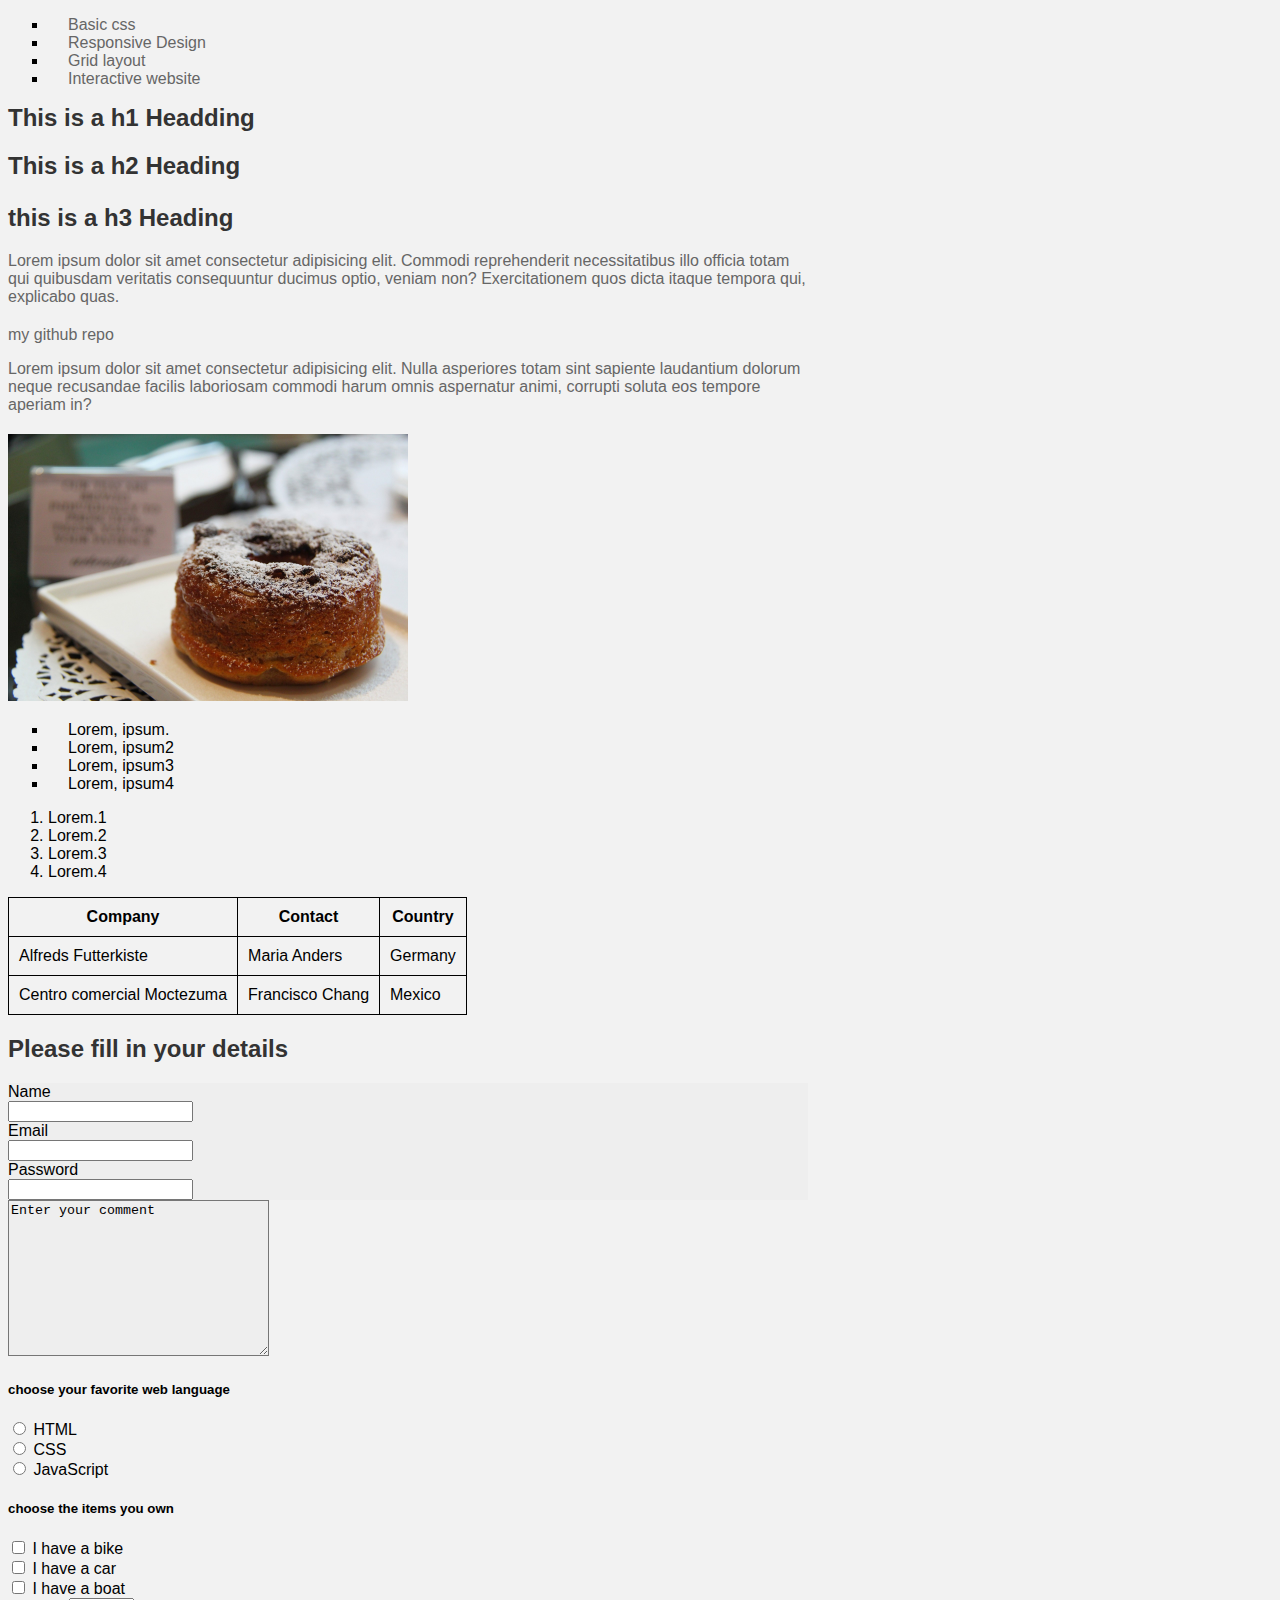
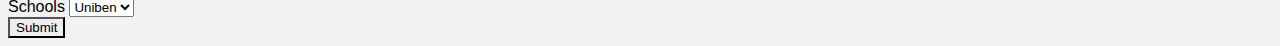
<file: index.html>
<!DOCTYPE html>
<html lang="en">

<head>
    <meta charset="UTF-8">
    <meta http-equiv="X-UA-Compatible" content="IE=edge">
    <meta name="viewport" content="width=device-width, initial-scale=1.0">
    <title>first webpage</title>
    <link rel="stylesheet" href="resources/css/style.css">
</head>

<body>
    <nav>
        <ul class="nav">
            <li><a href="./Day3/index.html"> Basic css </a></li>
            <li><a href="./Day4/index.html"> Responsive Design </a></li>
            
            <li><a href="./Day6/grid.html"> Grid layout </a></li>
            <li><a href="./Day7/index.html"> Interactive website </a></li>
        </ul>
    </nav>
    <Div>
        <h1>This is a h1 Headding</h1>
        <h2>This is a h2 Heading</h2>
        <h3>this is a h3 Heading</h3>
    </Div>

    <div class="contents">
        <p>Lorem ipsum dolor sit amet consectetur adipisicing elit. Commodi reprehenderit necessitatibus illo
            officia totam qui quibusdam veritatis consequuntur ducimus optio, veniam non? Exercitationem quos dicta
            itaque tempora qui, explicabo quas.</p>
        <a href="https://github.com/EmeksTech/Codeskills"> my github repo</a>
        <p>Lorem ipsum dolor sit amet consectetur adipisicing elit. Nulla asperiores totam sint sapiente laudantium
            dolorum neque recusandae facilis laboriosam commodi harum omnis aspernatur animi, corrupti soluta eos
            tempore aperiam in?</p>

    </div>
    <!--image section-->
    <div class="image">
        <img src="/resources/images/img-donut.jpg" alt="donut image" width="50%">

    </div>
    <!--list section-->
    <div class="list">
        <ul class="unordered list">
            <li>Lorem, ipsum.</li>
            <li>Lorem, ipsum2</li>
            <li>Lorem, ipsum3</li>
            <li>Lorem, ipsum4</li>

        </ul>
        <ol class="orderdlist">
            <li>Lorem.1</li>
            <li>Lorem.2</li>
            <li>Lorem.3</li>
            <li>Lorem.4</li>
        </ol>
    </div>
    <!--table section-->
    <div class="table">
        <table>
            <tr>
                <th>Company</th>
                <th>Contact</th>
                <th>Country</th>
            </tr>
            <tr>
                <td>Alfreds Futterkiste</td>
                <td>Maria Anders</td>
                <td>Germany</td>
            </tr>
            <tr>
                <td>Centro comercial Moctezuma</td>
                <td>Francisco Chang</td>
                <td>Mexico</td>
            </tr>
        </table>
    </div>
    <!--form section-->
    <div class="form">
        <form action="">
            <h2>Please fill in your details</h2>
            <div class="form-group">
                <label for="name">Name</label> <br>
                <input type="text" name="name" id="name"> <br>
            </div>
            <div class="form-group">
                <label for="email">Email </label><br>
                <input type="email" name="email" id="email"><br>
            </div>
            <div class="form-group">
            <label for="password">Password</label><br>
            <input type="password" name="password" id="Password"><br>
        </div>
    </div>
    <textarea name="comment" id="comment" cols="30" rows="10">Enter your comment</textarea><br>
    <div class="radio">
        <h5>choose your favorite web language</h5>
        <input type="radio" id="html" name="fav_language" value="HTML">
        <label for="html">HTML</label><br>
        <input type="radio" id="css" name="fav_language" value="CSS">
        <label for="css">CSS</label><br>
        <input type="radio" id="javascript" name="fav_language" value="JavaScript">
        <label for="javascript">JavaScript</label>
    </div>
    <div class="checkbox">
        <h5>choose the items you own</h5>
        <input type="checkbox" id="vehicle1" name="vehicle1" value="Bike">
        <label for="vehicle1"> I have a bike</label><br>
        <input type="checkbox" id="vehicle2" name="vehicle2" value="Car">
        <label for="vehicle2"> I have a car</label><br>
        <input type="checkbox" id="vehicle3" name="vehicle3" value="Boat">
        <label for="vehicle3"> I have a boat</label>
    </div>
    <div class="selection">
        <label for="schools">Schools</label>
        <select name="schools" id="schools">
            <option value="Uniben">Uniben</option>
            <option value="Unizik">Unizik</option>
            <option value="Unilag">Unilag</option>
        </select>
    </div>
    <input class="button" type="submit" value="Submit">
    </form>
    </div>



</body>

</html>
</file>
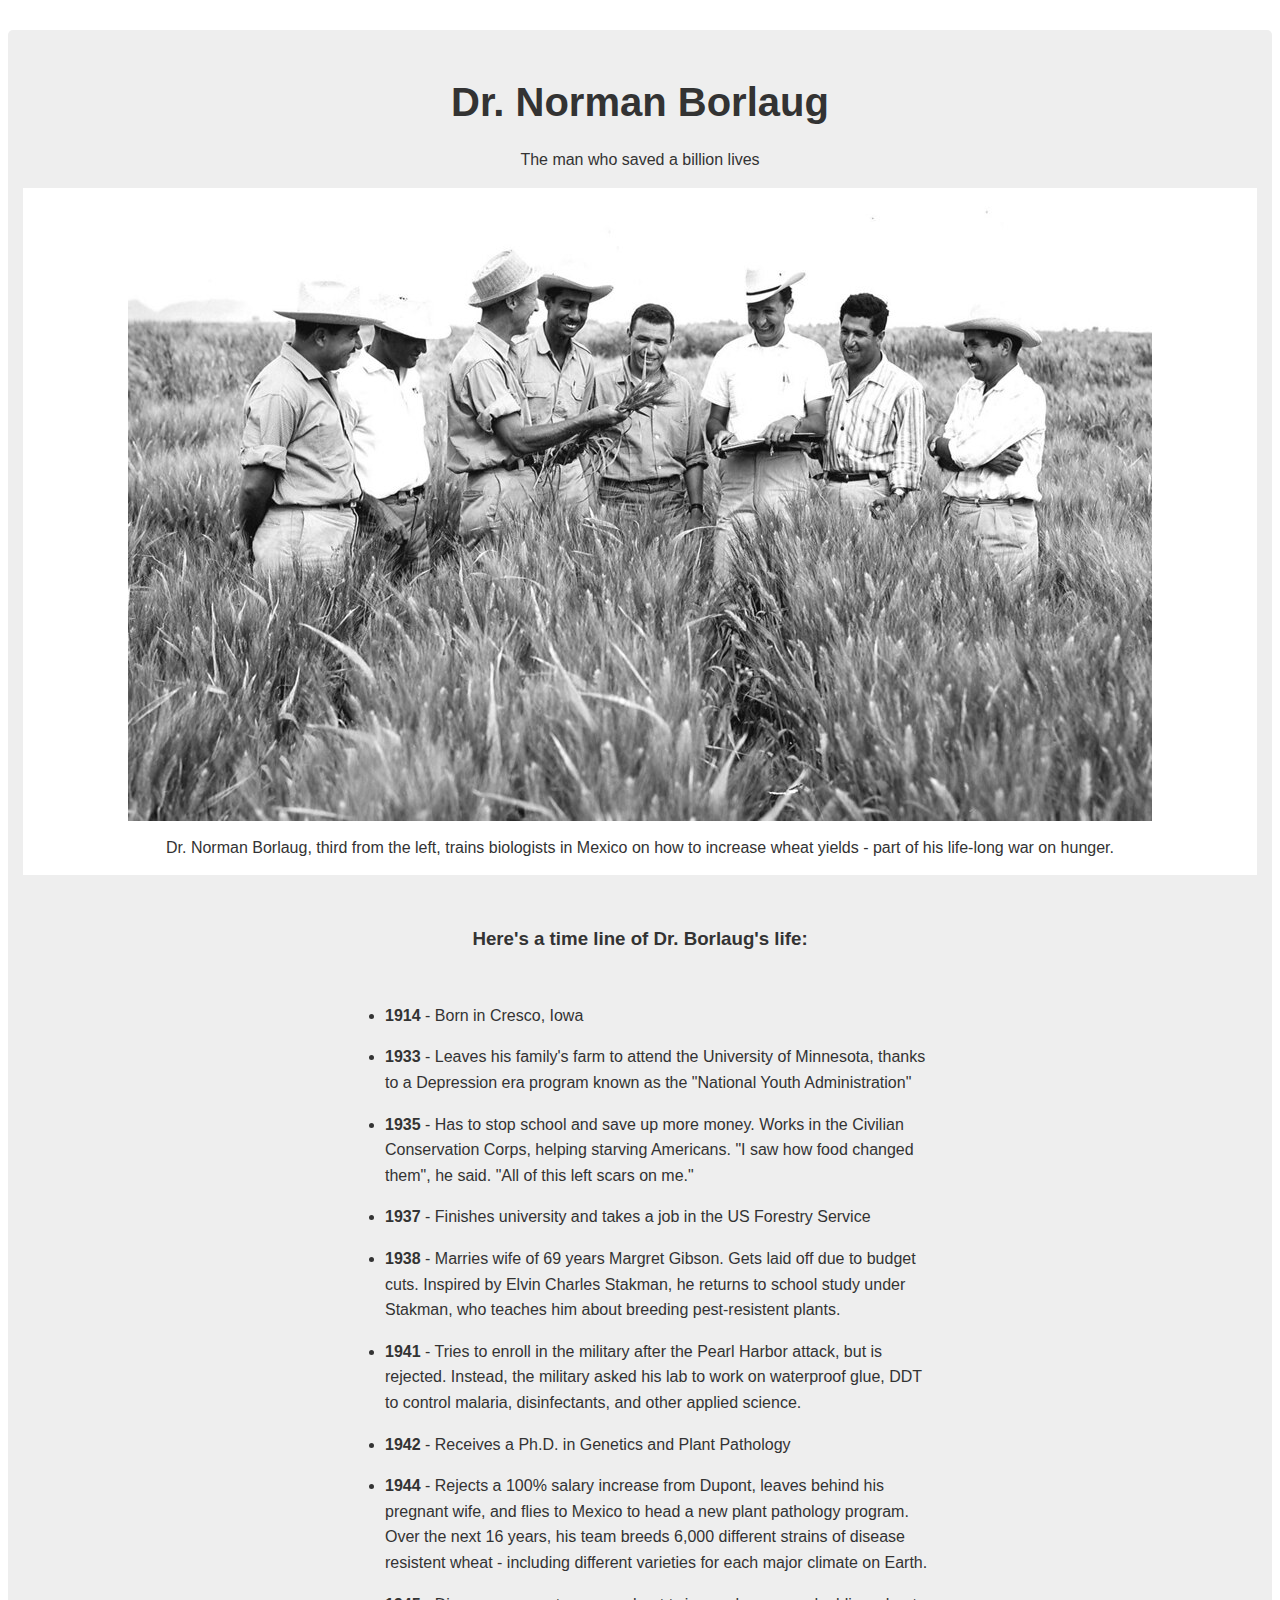
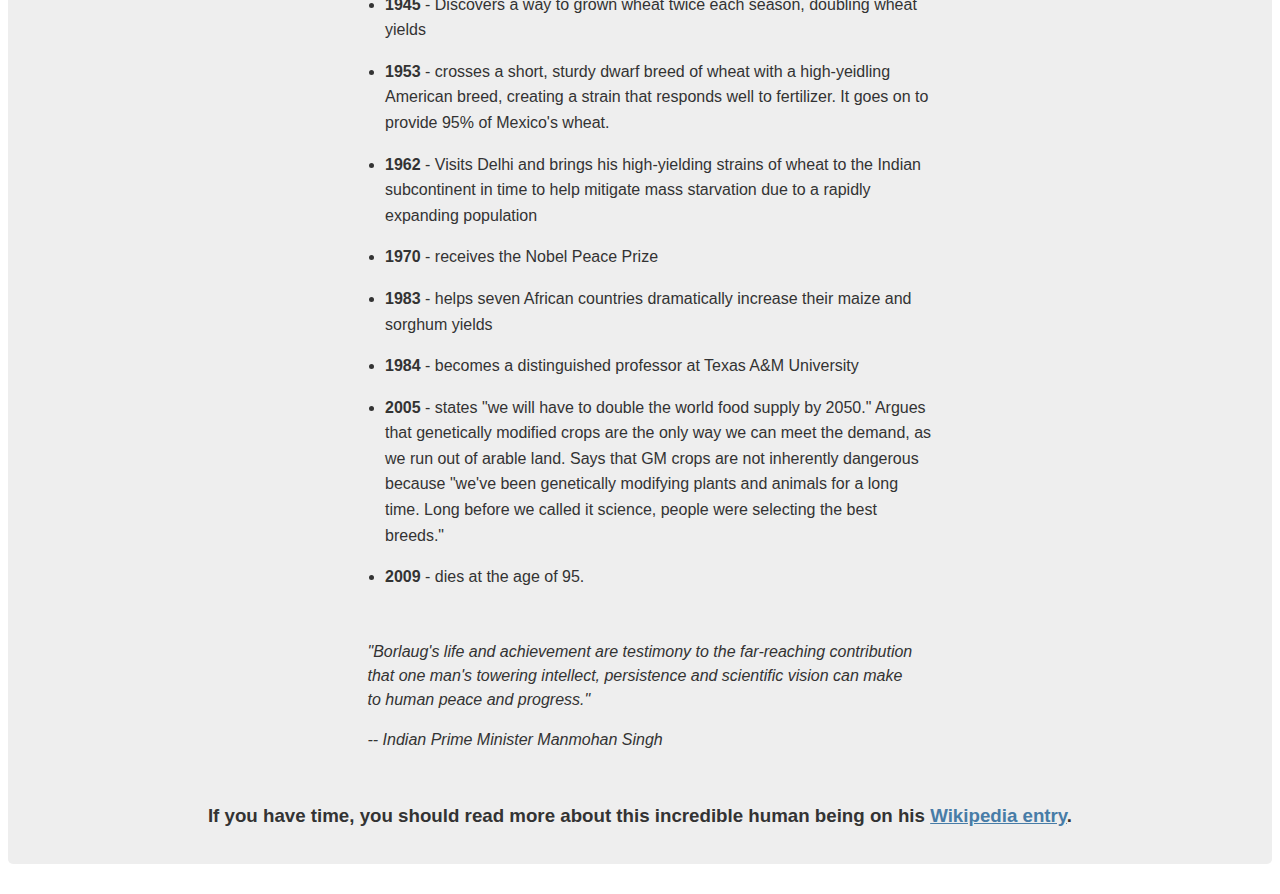
<file: Day3/index.html>
<!DOCTYPE html>
<html lang="en">

<head>
    <meta charset="UTF-8">
    <meta name="viewport" content="width=device-width, initial-scale=1.0">
    <link rel="stylesheet" href="resources/css/style.css" />
</head>

<body>
    <main id="main">
        <h1 id="title">Dr. Norman Borlaug</h1>
        <p>The man who saved a billion lives</p>
        <figure id="img-div">
            <img id="image" src="resources/images/image1.jpg"
                alt="Dr. Norman Borlaug standing with friends in the farm" />
            <figcaption id="img-caption">
                Dr. Norman Borlaug, third from the left, trains biologists in Mexico
                on how to increase wheat yields - part of his life-long war on hunger.
            </figcaption>
        </figure>
        <section id="tribute-info">
            <h3 id="headline">Here's a time line of Dr. Borlaug's life:</h3>
            <ul>
                <li><strong>1914</strong> - Born in Cresco, Iowa</li>
                <li>
                    <strong>1933</strong> - Leaves his family's farm to attend the
                    University of Minnesota, thanks to a Depression era program known as
                    the "National Youth Administration"
                </li>
                <li>
                    <strong>1935</strong> - Has to stop school and save up more money.
                    Works in the Civilian Conservation Corps, helping starving
                    Americans. "I saw how food changed them", he said. "All of this left
                    scars on me."
                </li>
                <li>
                    <strong>1937</strong> - Finishes university and takes a job in the
                    US Forestry Service
                </li>
                <li>
                    <strong>1938</strong> - Marries wife of 69 years Margret Gibson.
                    Gets laid off due to budget cuts. Inspired by Elvin Charles Stakman,
                    he returns to school study under Stakman, who teaches him about
                    breeding pest-resistent plants.
                </li>
                <li>
                    <strong>1941</strong> - Tries to enroll in the military after the
                    Pearl Harbor attack, but is rejected. Instead, the military asked
                    his lab to work on waterproof glue, DDT to control malaria,
                    disinfectants, and other applied science.
                </li>
                <li>
                    <strong>1942</strong> - Receives a Ph.D. in Genetics and Plant
                    Pathology
                </li>
                <li>
                    <strong>1944</strong> - Rejects a 100% salary increase from Dupont,
                    leaves behind his pregnant wife, and flies to Mexico to head a new
                    plant pathology program. Over the next 16 years, his team breeds
                    6,000 different strains of disease resistent wheat - including
                    different varieties for each major climate on Earth.
                </li>
                <li>
                    <strong>1945</strong> - Discovers a way to grown wheat twice each
                    season, doubling wheat yields
                </li>
                <li>
                    <strong>1953</strong> - crosses a short, sturdy dwarf breed of wheat
                    with a high-yeidling American breed, creating a strain that responds
                    well to fertilizer. It goes on to provide 95% of Mexico's wheat.
                </li>
                <li>
                    <strong>1962</strong> - Visits Delhi and brings his high-yielding
                    strains of wheat to the Indian subcontinent in time to help mitigate
                    mass starvation due to a rapidly expanding population
                </li>
                <li><strong>1970</strong> - receives the Nobel Peace Prize</li>
                <li>
                    <strong>1983</strong> - helps seven African countries dramatically
                    increase their maize and sorghum yields
                </li>
                <li>
                    <strong>1984</strong> - becomes a distinguished professor at Texas
                    A&M University
                </li>
                <li>
                    <strong>2005</strong> - states "we will have to double the world
                    food supply by 2050." Argues that genetically modified crops are the
                    only way we can meet the demand, as we run out of arable land. Says
                    that GM crops are not inherently dangerous because "we've been
                    genetically modifying plants and animals for a long time. Long
                    before we called it science, people were selecting the best breeds."
                </li>
                <li><strong>2009</strong> - dies at the age of 95.</li>
            </ul>
            <blockquote
                cite="http://news.rediff.com/report/2009/sep/14/pm-pays-tribute-to-father-of-green-revolution-borlaug.htm">
                <p>
                    "Borlaug's life and achievement are testimony to the far-reaching
                    contribution that one man's towering intellect, persistence and
                    scientific vision can make to human peace and progress."
                </p>
                <cite>-- Indian Prime Minister Manmohan Singh</cite>
            </blockquote>
            <h3>
                If you have time, you should read more about this incredible human
                being on his
                <a id="tribute-link" href="https://en.wikipedia.org/wiki/Norman_Borlaug" target="_blank">Wikipedia
                    entry</a>.
            </h3>
        </section>
    </main>
</body>

</html>
</file>
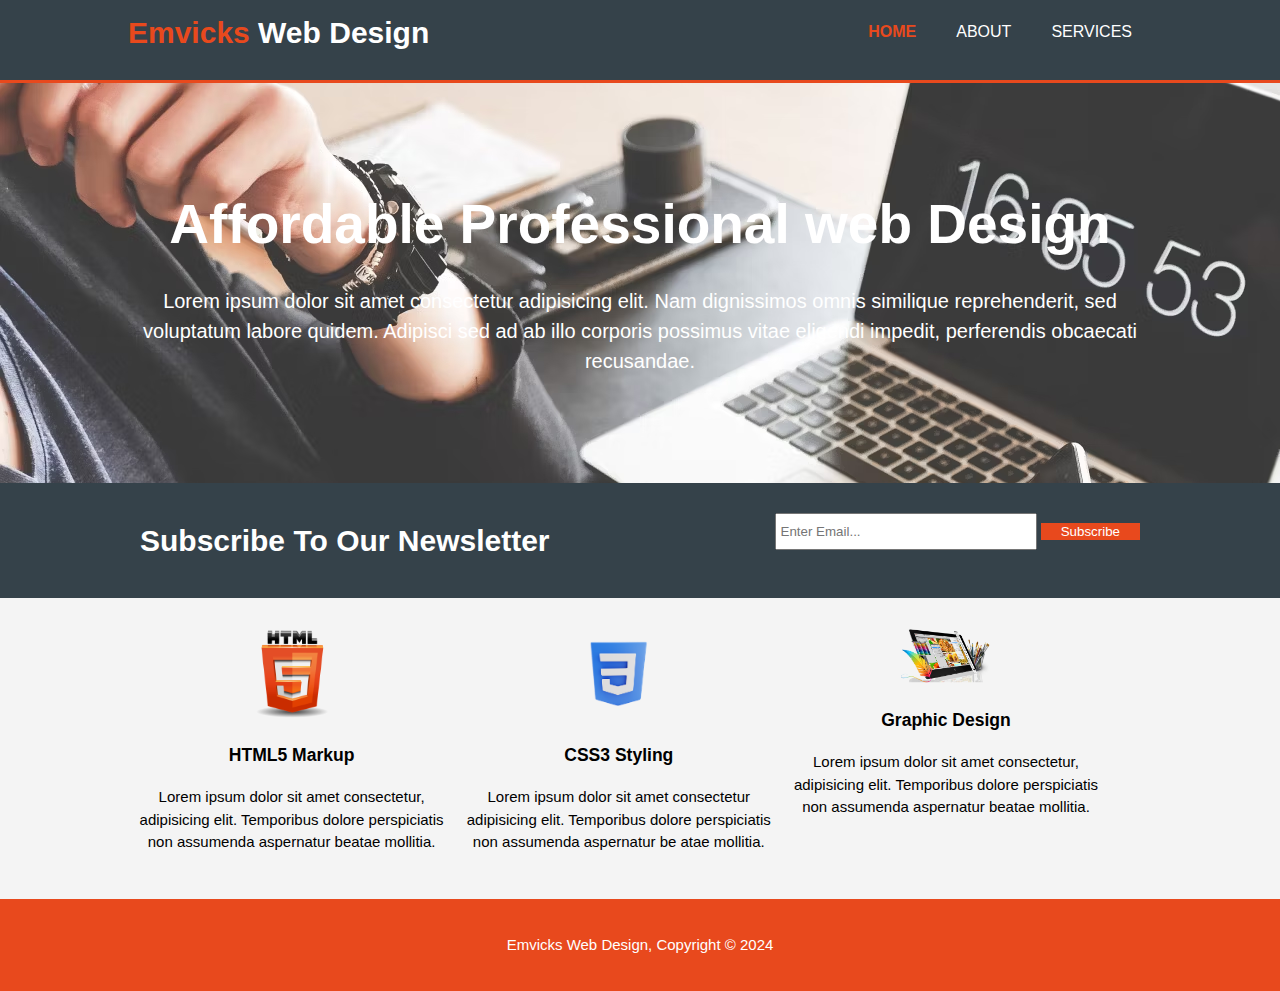
<file: Day4/index.html>
<!DOCTYPE html>
<html lang="en">

<head>
    <meta charset="UTF-8">
    <meta name="viewport" content="width=device-width, initial-scale=1.0">
    <meta name="description" content="Professional Web Developer" />
    <meta name="keywords" content="Professional Web Design,  Web Design, Responsive Web Design" />
    <meta name="author" content="Emeka Okafor" />
    <title>Responsive WebSite</title>
    <link rel="stylesheet" href="./css/style.css" />
</head>

<body>
    <header>
        <div class="container">
            <div id="branding">
                <h1><span class="highlight">Emvicks</span> Web Design</h1>
            </div>
            <nav>
                <ul>
                    <li class="current"><a href="index.html">Home</a></li>
                    <li><a href="about.html">About</a></li>
                    <li><a href="services.html">Services</a></li>
                </ul>
            </nav>
        </div>
    </header>
    <section id="showcase">
        <div class="container">
            <h1>Affordable Professional web Design</h1>
            <p>Lorem ipsum dolor sit amet consectetur adipisicing elit. Nam dignissimos omnis similique reprehenderit,
                sed voluptatum labore quidem. Adipisci sed ad ab illo corporis possimus vitae eligendi impedit,
                perferendis obcaecati recusandae.</p>
        </div>
    </section>
    <section id="newsletter">
        <div class="container">
            <h1>Subscribe To Our Newsletter</h1>
            <form action="">
                <input type="email" name="email" id="email" placeholder="Enter Email...">
                <button type="submit" class="btn">Subscribe</button>
            </form>
        </div>
    </section>
    <section id="boxes">
        <div class="container">
            <div class="box">
                <img src="./images/htmllogo.png" alt="html logo">
                <h3>HTML5 Markup</h3>
                <p>Lorem ipsum dolor sit amet consectetur, adipisicing elit. Temporibus dolore perspiciatis non
                    assumenda aspernatur beatae mollitia.</p>
            </div>
            <div class="box">
                <img src="./images/CSS.png" alt="css logo">
                <h3>CSS3 Styling</h3>
                <p>Lorem ipsum dolor sit amet consectetur adipisicing elit. Temporibus dolore perspiciatis non assumenda
                    aspernatur be atae mollitia.</p>


            </div>
            <div class="box">
                <img src="./images/Design.png" alt="design logo">
                <h3>Graphic Design</h3>
                <p>Lorem ipsum dolor sit amet consectetur, adipisicing elit. Temporibus dolore perspiciatis non
                    assumenda aspernatur beatae mollitia.</p>
            </div>
        </div>
    </section>
    <footer>
        <p> Emvicks Web Design, Copyright &copy; 2024 </p>
    </footer>
</body>

</html>
</file>
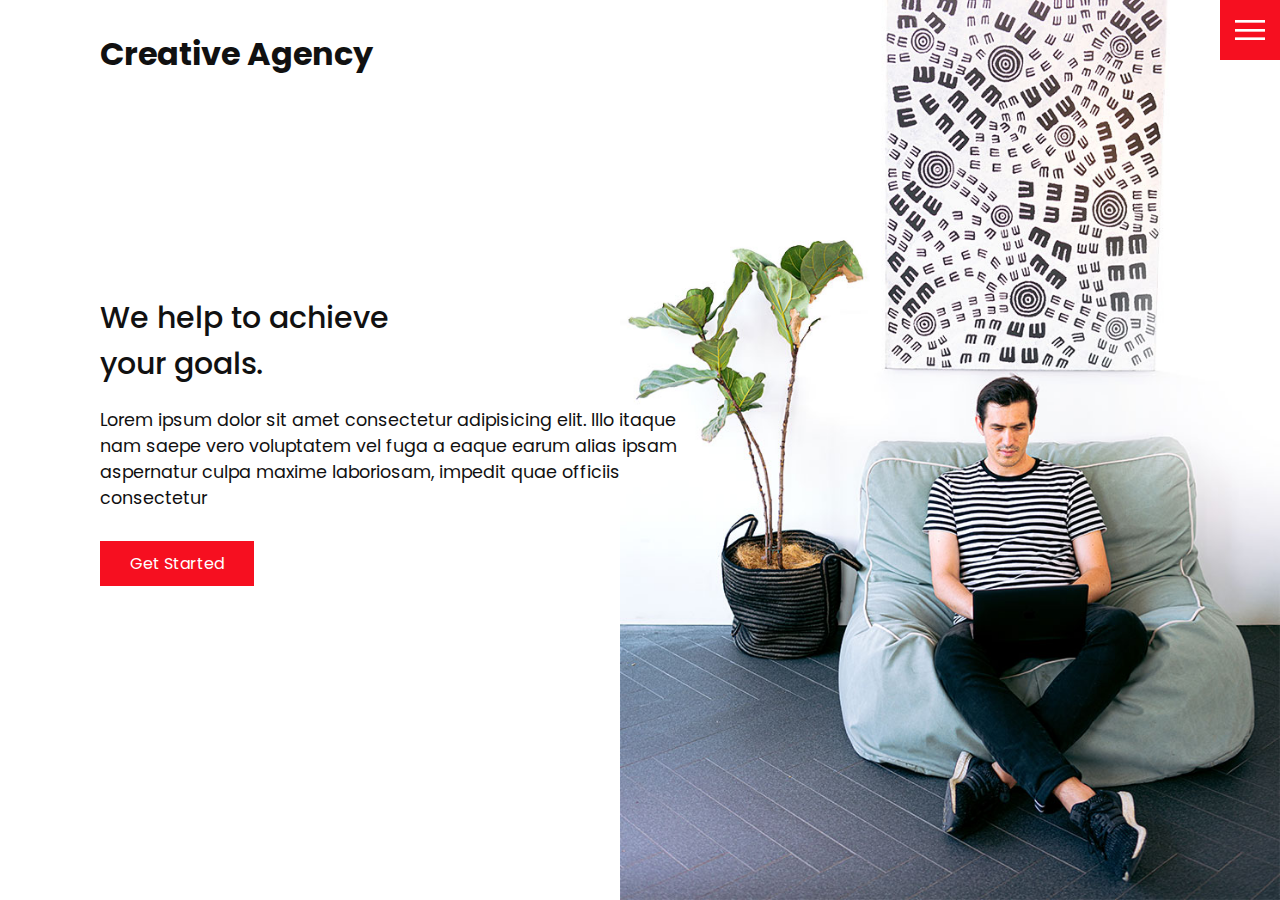
<file: Day7/index.html>
<!DOCTYPE html>
<html lang="en">
<head>
    <meta charset="UTF-8">
    <meta name="viewport" content="width=device-width, initial-scale=1.0">
    <title>Creactive Agency site</title>
    <link rel="stylesheet" href="./css/style.css">
</head>
<body>
    <header>
        <div class="logo">Creative Agency</div>
        <div class="toggle"></div>
        <div class="navigation">
          <ul>
            <li><a href="index.html">Home</a></li>
            <li><a href="services.html">Services</a></li>
            <li><a href="work.html">Work</a></li>
            <li><a href="contact.html">Contact</a></li>
          </ul>
          <div class="social-bar">
            <ul>
              <li>
                <a href="https://facebook.com">
                  <img src="images/facebook.png" target="_blank" alt="" />
                </a>
              </li>
              <li>
                <a href="https://twitter.com">
                  <img src="images/twitter.png" target="_blank" alt="" />
                </a>
              </li>
              <li>
                <a href="https://instagram.com">
                  <img src="images/instagram.png" target="_blank" alt="" />
                </a>
              </li>
            </ul>
            <a href="mailto:you@email.com" class="email-icon">
              <img src="images/email.png" alt="" />
            </a>
          </div>
        </div>
      </header>
  
      <section class="home">
        <img src="images/home-img.jpg" class="home-img" alt="" />
        <div class="home-content">
          <h1>
            We help to achieve <br />
            your goals.
          </h1>
          <p>
            Lorem ipsum dolor sit amet consectetur adipisicing elit. Illo itaque
            nam saepe vero voluptatem vel fuga a eaque earum alias ipsam
            aspernatur culpa maxime laboriosam, impedit quae officiis consectetur
          </p>
          <a href="contact.html" class="btn">Get Started</a>
        </div>
      </section>
  
      <script src="js/script.js"></script>
    
</body>
</html>
</file>
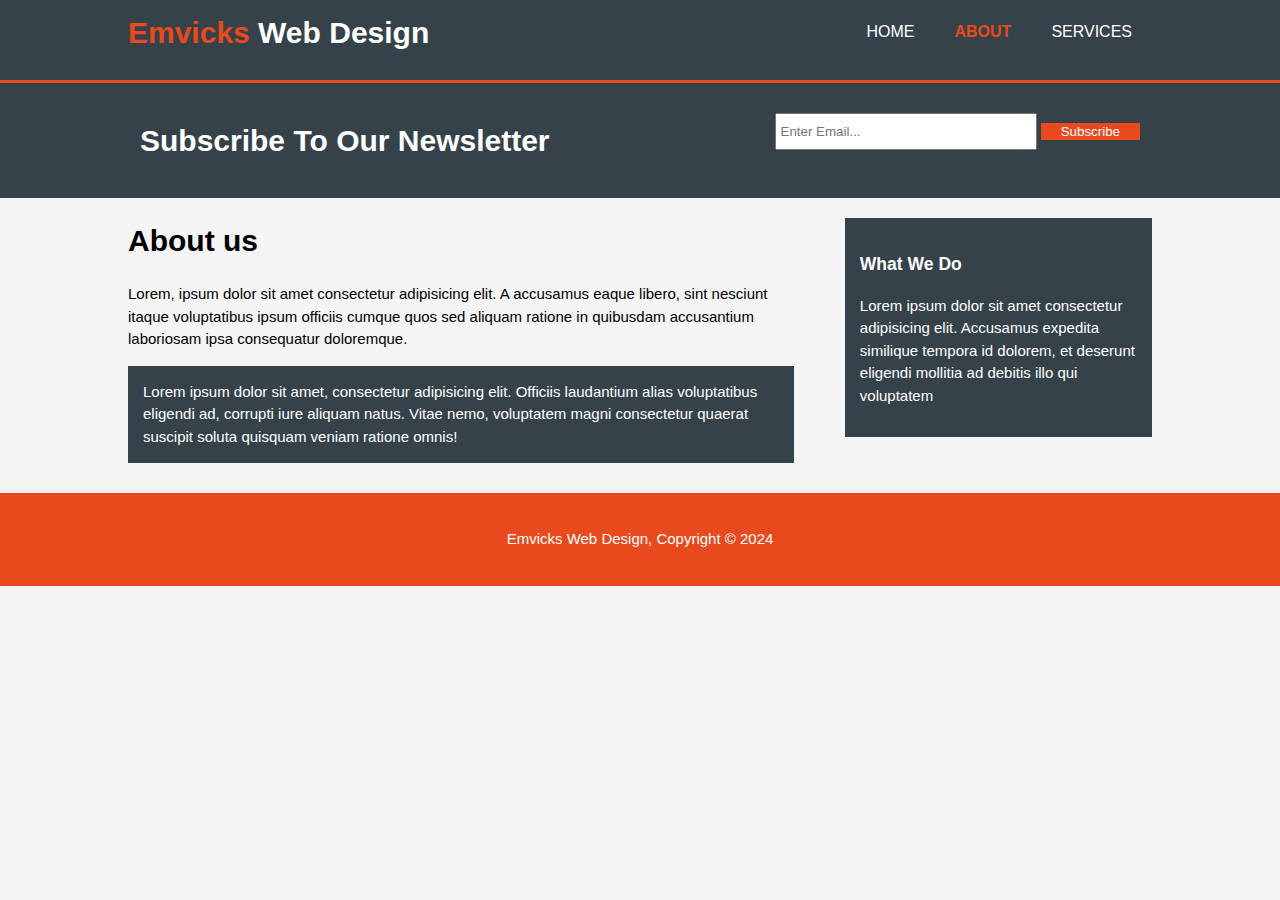
<file: Day4/about.html>
<!DOCTYPE html>
<html lang="en">

<head>
    <meta charset="UTF-8">
    <meta name="viewport" content="width=device-width, initial-scale=1.0">
    <meta name="description" content="Professional Web Developer" />
    <meta name="keywords" content="Professional Web Design,  Web Design, Responsive Web Design" />
    <meta name="author" content="Emeka Okafor" />
    <title>Responsive WebSite| About</title>
    <link rel="stylesheet" href="./css/style.css" />
</head>

<body>
    <header>
        <div class="container">
            <div id="branding">
                <h1><span class="highlight">Emvicks</span> Web Design</h1>
            </div>
            <nav>
                <ul>
                    <li><a href="index.html">Home</a></li>
                    <li class="current"><a href="about.html">About</a></li>
                    <li><a href="services.html">Services</a></li>
                </ul>
            </nav>
        </div>
    </header>

    <section id="newsletter">
        <div class="container">
            <h1>Subscribe To Our Newsletter</h1>
            <form action="">
                <input type="email" name="email" id="email" placeholder="Enter Email...">
                <button type="submit" class="btn">Subscribe</button>
            </form>
        </div>
    </section>
    <section id="main ">
        <div class="container">
            <article id="main-col">
                <h1 class="page-title">About us</h1>
                <p>Lorem, ipsum dolor sit amet consectetur adipisicing elit. A accusamus eaque libero, sint nesciunt itaque voluptatibus ipsum officiis cumque quos sed aliquam ratione in quibusdam accusantium laboriosam ipsa consequatur doloremque.</p>
                <p class="dark">Lorem ipsum dolor sit amet, consectetur adipisicing elit. Officiis laudantium alias voluptatibus eligendi ad, corrupti iure aliquam natus. Vitae nemo, voluptatem magni consectetur quaerat suscipit soluta quisquam veniam ratione omnis!</p>

            </article>
            <aside id="sidebar">
                <div class="dark">
                <h3>What We Do</h3>
                <p>Lorem ipsum dolor sit amet consectetur adipisicing elit. Accusamus expedita similique tempora id dolorem, et deserunt eligendi mollitia ad debitis illo qui voluptatem </p>
            </div>
            </aside>
        </div>
    </section>
    <footer>
        <p> Emvicks Web Design, Copyright &copy; 2024 </p>
    </footer>
</body>

</html>
</file>
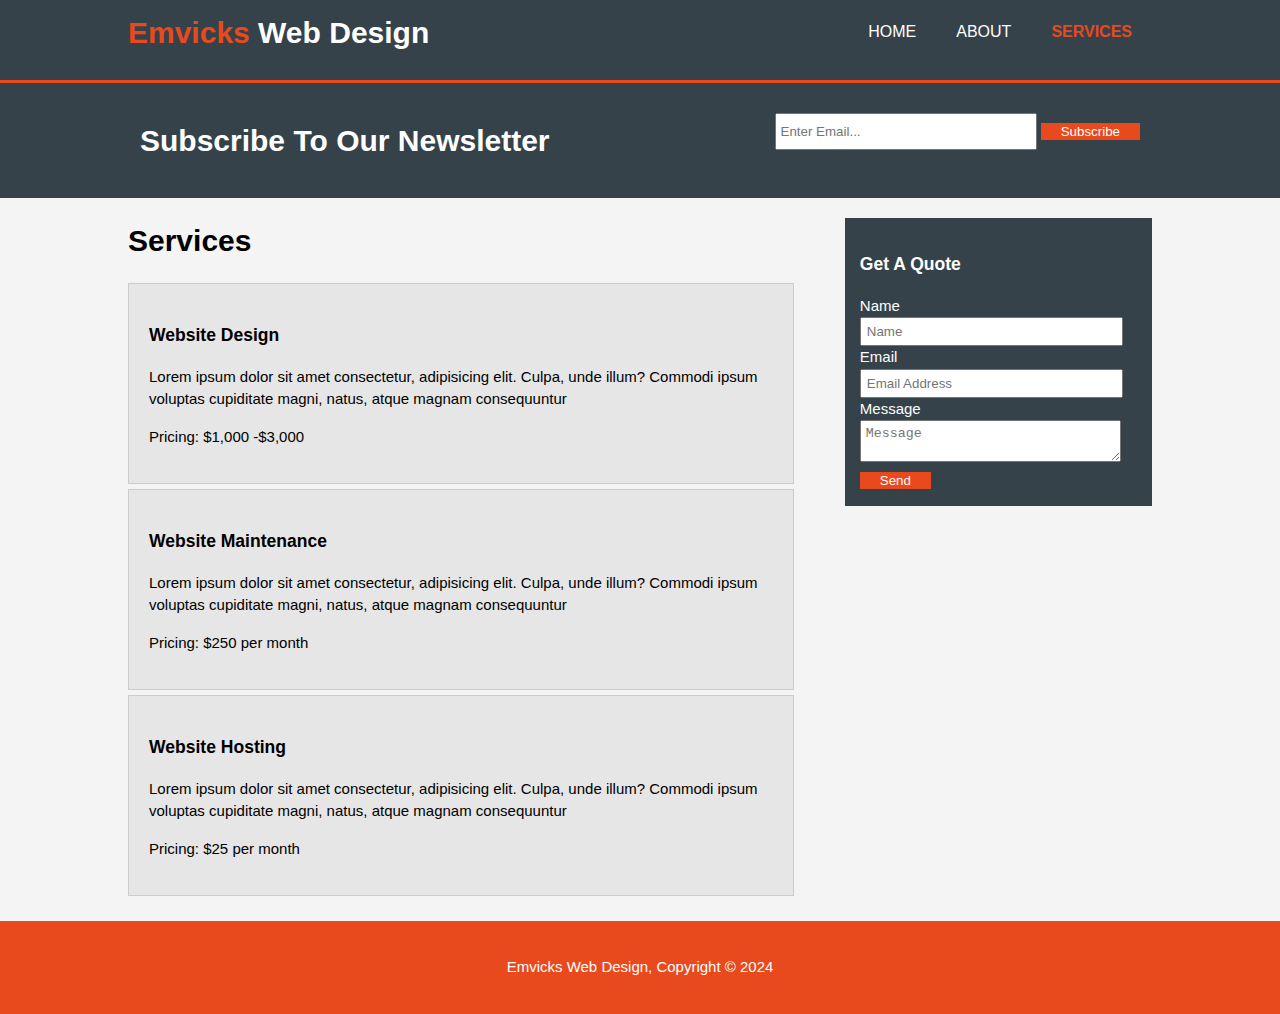
<file: Day4/services.html>
<!DOCTYPE html>
<html lang="en">

<head>
    <meta charset="UTF-8">
    <meta name="viewport" content="width=device-width, initial-scale=1.0">
    <meta name="description" content="Professional Web Developer" />
    <meta name="keywords" content="Professional Web Design,  Web Design, Responsive Web Design" />
    <meta name="author" content="Emeka Okafor" />
    <title>Responsive WebSite| Services</title>
    <link rel="stylesheet" href="./css/style.css" />
</head>

<body>
    <header>
        <div class="container">
            <div id="branding">
                <h1><span class="highlight">Emvicks</span> Web Design</h1>
            </div>
            <nav>
                <ul>
                    <li><a href="index.html">Home</a></li>
                    <li ><a href="about.html">About</a></li>
                    <li  class="current"><a href="services.html">Services</a></li>
                </ul>
            </nav>
        </div>
    </header>

    <section id="newsletter">
        <div class="container">
            <h1>Subscribe To Our Newsletter</h1>
            <form action="">
                <input type="email" name="email" id="email" placeholder="Enter Email...">
                <button type="submit" class="btn">Subscribe</button>
            </form>
        </div>
    </section>
    <section id="main ">
        <div class="container">
            <article id="main-col">
                <h1 class="page-title">Services</h1>
                <ul id="services">
                    <li>
                        <h3>Website Design</h3>
                        <p>Lorem ipsum dolor sit amet consectetur, adipisicing elit. Culpa, unde illum? Commodi ipsum voluptas cupiditate magni, natus, atque magnam consequuntur </p>
                        <p>Pricing: $1,000 -$3,000</p>
                    </li> <li>
                        <h3>Website Maintenance</h3>
                        <p>Lorem ipsum dolor sit amet consectetur, adipisicing elit. Culpa, unde illum? Commodi ipsum voluptas cupiditate magni, natus, atque magnam consequuntur </p>
                        <p>Pricing: $250 per month</p>
                    </li> <li>
                        <h3>Website Hosting</h3>
                        <p>Lorem ipsum dolor sit amet consectetur, adipisicing elit. Culpa, unde illum? Commodi ipsum voluptas cupiditate magni, natus, atque magnam consequuntur </p>
                        <p>Pricing: $25 per month</p>
                    </li>
                </ul>
            </article>
            <aside id="sidebar">
                <div class="dark">
                <h3>Get A Quote</h3>
                <form action="" class="quote">
                <div>
                    <label for="name">Name</label>
                    <input type="text" placeholder="Name">
                </div>
                <div>
                    <label for="email">Email</label>
                    <input type="email" placeholder="Email Address">
                </div>
                <div>
                    <label for="message">Message</label>
                    <textarea name="message" placeholder="Message"></textarea>
                </div>
                <button class="btn" type="submit">Send</button>
                
                </form>
            </div>
            </aside>
        </div>
    </section>
    <footer>
        <p> Emvicks Web Design, Copyright &copy; 2024 </p>
    </footer>
</body>

</html>
</file>
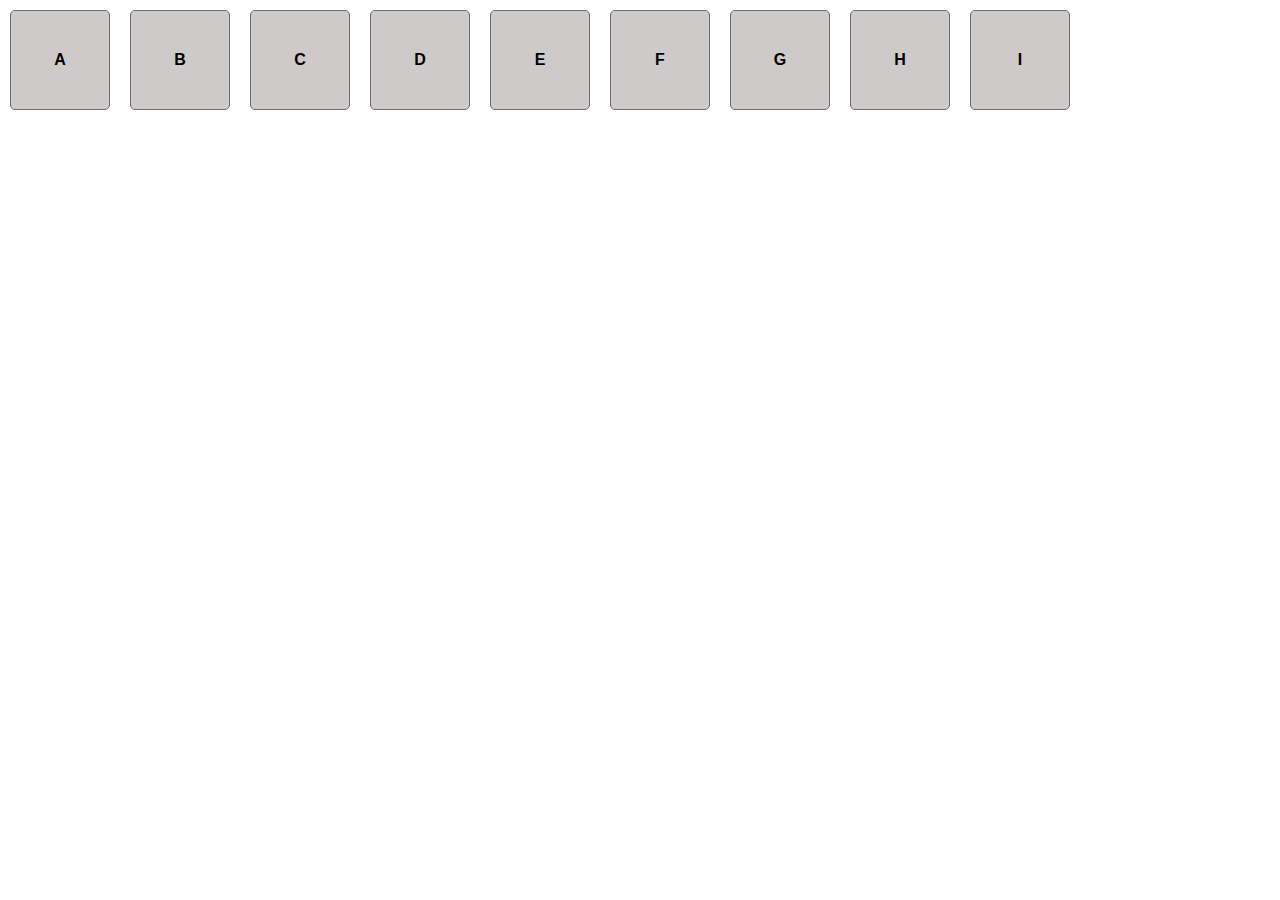
<file: Day5/layout1.html>
<!DOCTYPE html>
<html lang="en">

<head>
    <meta charset="UTF-8">
    <meta name="viewport" content="width=device-width, initial-scale=1.0">
    <title>Flexbox layouts</title>
    <link rel="stylesheet" href="style.css">

</head>

<body>
    <div class="flex-container">
        <div class="item">A</div>
        <div class="item">B</div>
        <div class="item">C</div>
        <div class="item">D</div>
        <div class="item">E</div>
        <div class="item">F</div>
        <div class="item">G</div>
        <div class="item">H</div>
        <div class="item">I</div>
    </div>
</body>

</html>
</file>
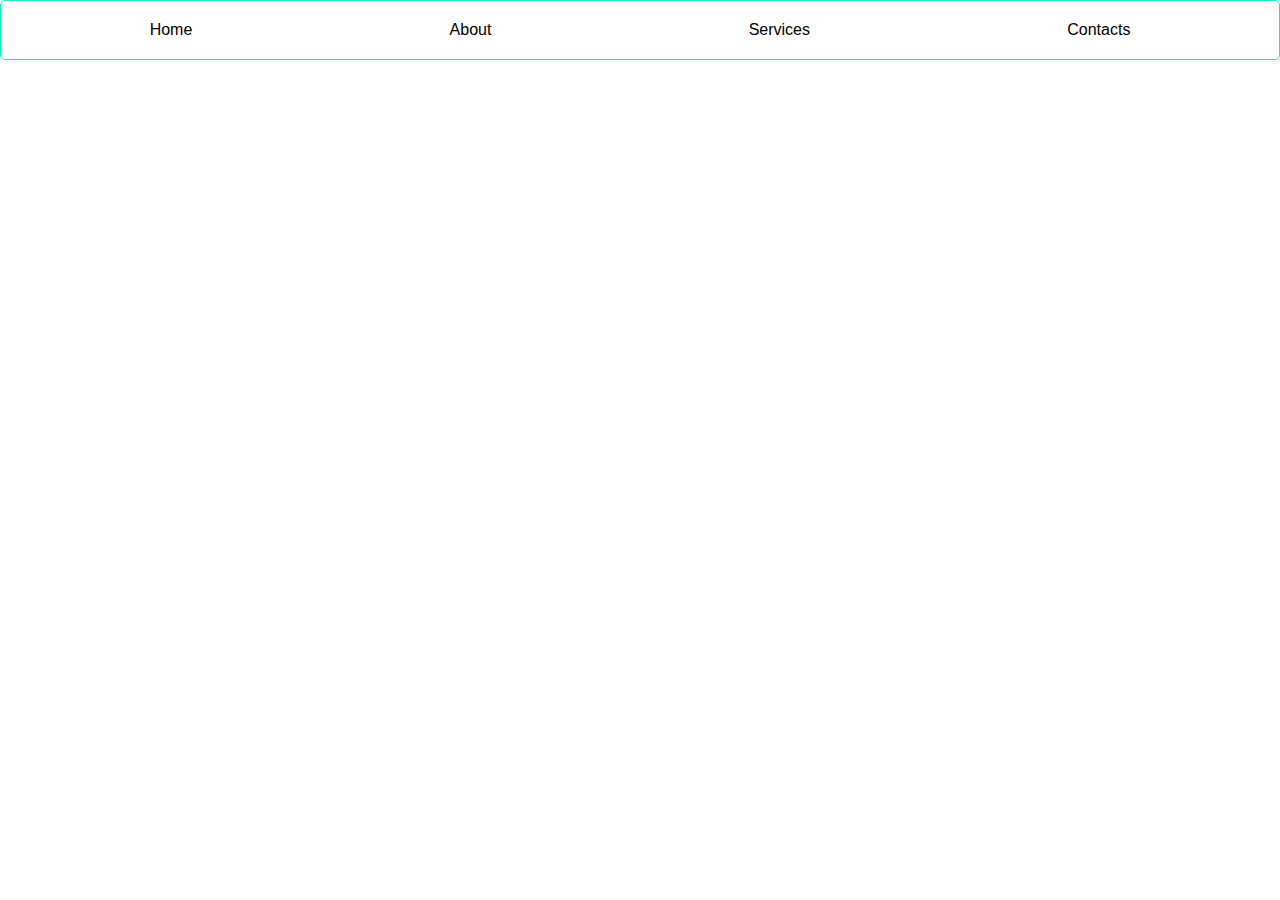
<file: Day5/layout2.html>
<!DOCTYPE html>
<html lang="en">
<head>
    <meta charset="UTF-8">
    <meta name="viewport" content="width=device-width, initial-scale=1.0">
    <title>Flexbox layouts</title>
    <link rel="stylesheet" href="style.css">
    
</head>
<body>
    <div >
        <nav>
            <ul>
                <li>Home</li>
                <li>About</li>
                <li>Services</li>
                <li>Contacts</li>
            </ul>
        </nav>
    </div>
    
</body>
</html>
</file>
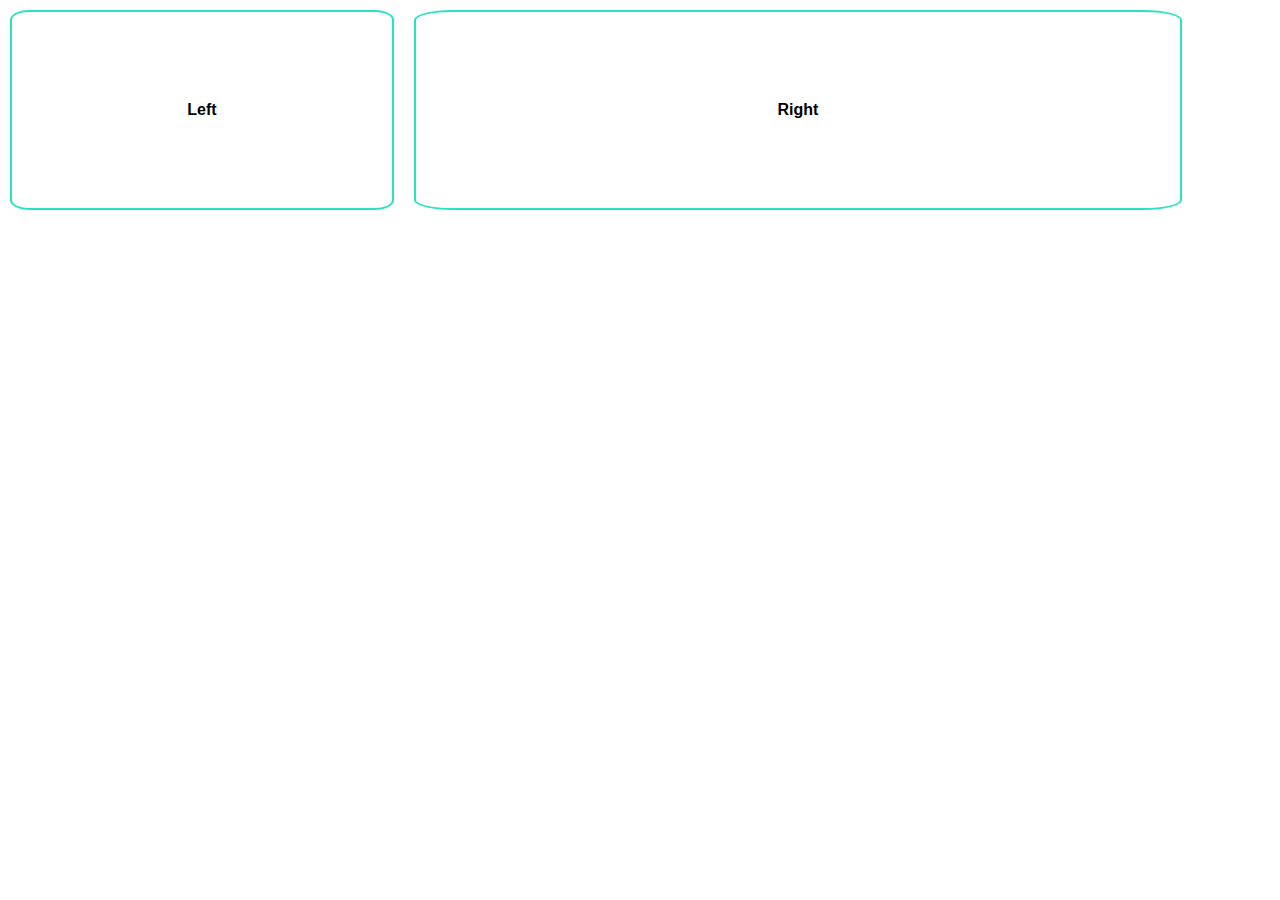
<file: Day5/layout3.html>
<!DOCTYPE html>
<html lang="en">
<head>
    <meta charset="UTF-8">
    <meta name="viewport" content="width=device-width, initial-scale=1.0">
    <title>Flexbox layouts</title>
    <link rel="stylesheet" href="style.css">
    
</head>
<body>
    <div class="flex-container">
        <div class="sidebar">Left</div>
        <div class="sidebar">Right</div>
    </div>
</body>
</html>
</file>
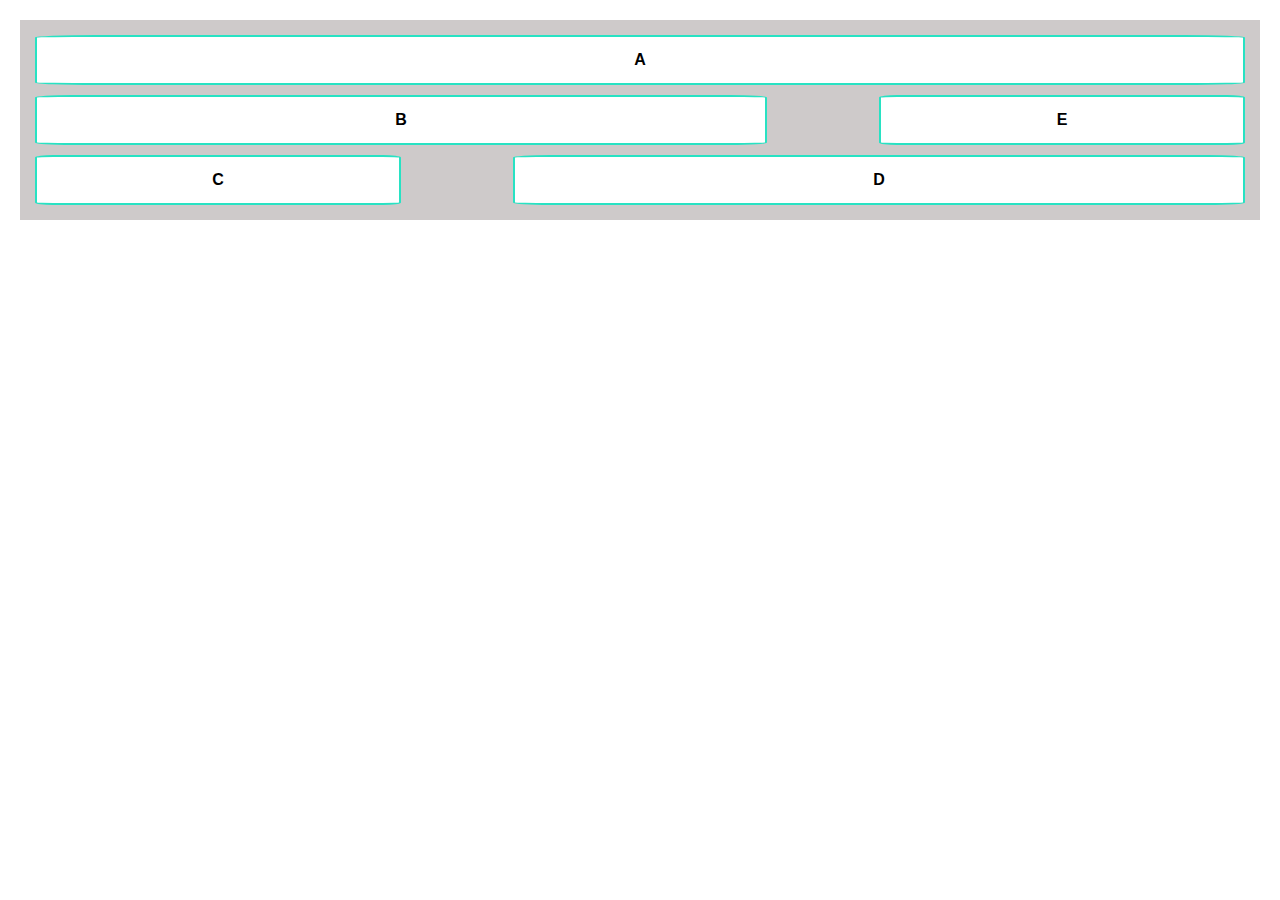
<file: Day5/layout4.html>
<!DOCTYPE html>
<html lang="en">
<head>
    <meta charset="UTF-8">
    <meta name="viewport" content="width=device-width, initial-scale=1.0">
    <title>Flexbox layouts</title>
    <link rel="stylesheet" href="style.css">
    
</head>
<body>
    <div class="flex-container">
        <div class="card">
            <div class="box">A</div>
            <div class="box">B</div>
            <div class="box">C</div>
            <div class="box">D</div>
            <div class="box">E</div>
        </div>
    </div>
    
</body>
</html>
</file>
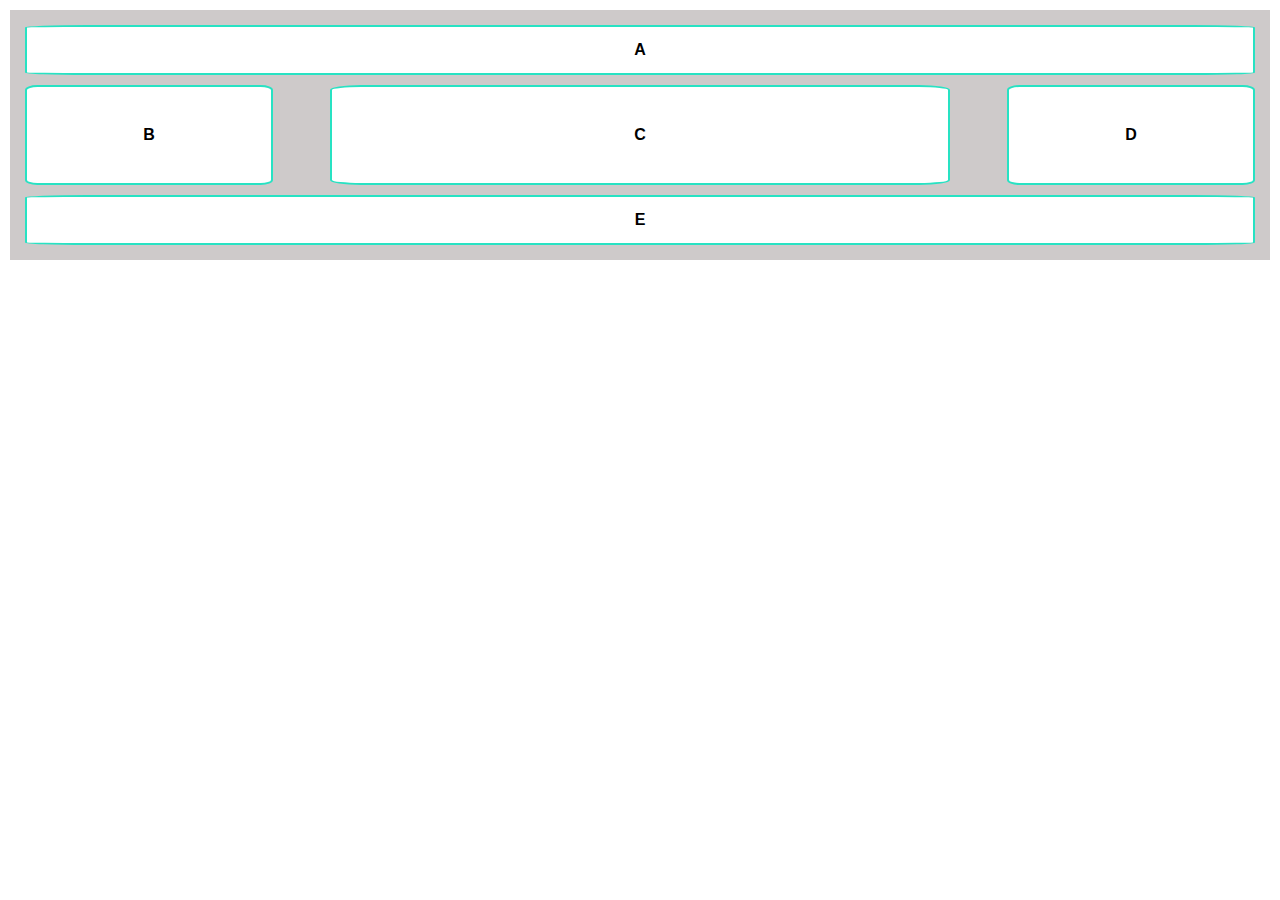
<file: Day5/layout5.html>
<!DOCTYPE html>
<html lang="en">
<head>
    <meta charset="UTF-8">
    <meta name="viewport" content="width=device-width, initial-scale=1.0">
    <title>Flexbox layouts</title>
    <link rel="stylesheet" href="style.css">
    
</head>
<body>
    <div class="flex-container">
        <div class="holy-grail">
            <div class="box">A</div>
            <div class="box">B</div>
            <div class="box">C</div>
            <div class="box">D</div>
            <div class="box">E</div>
        </div>
    </div>
</body>
</html>
</file>
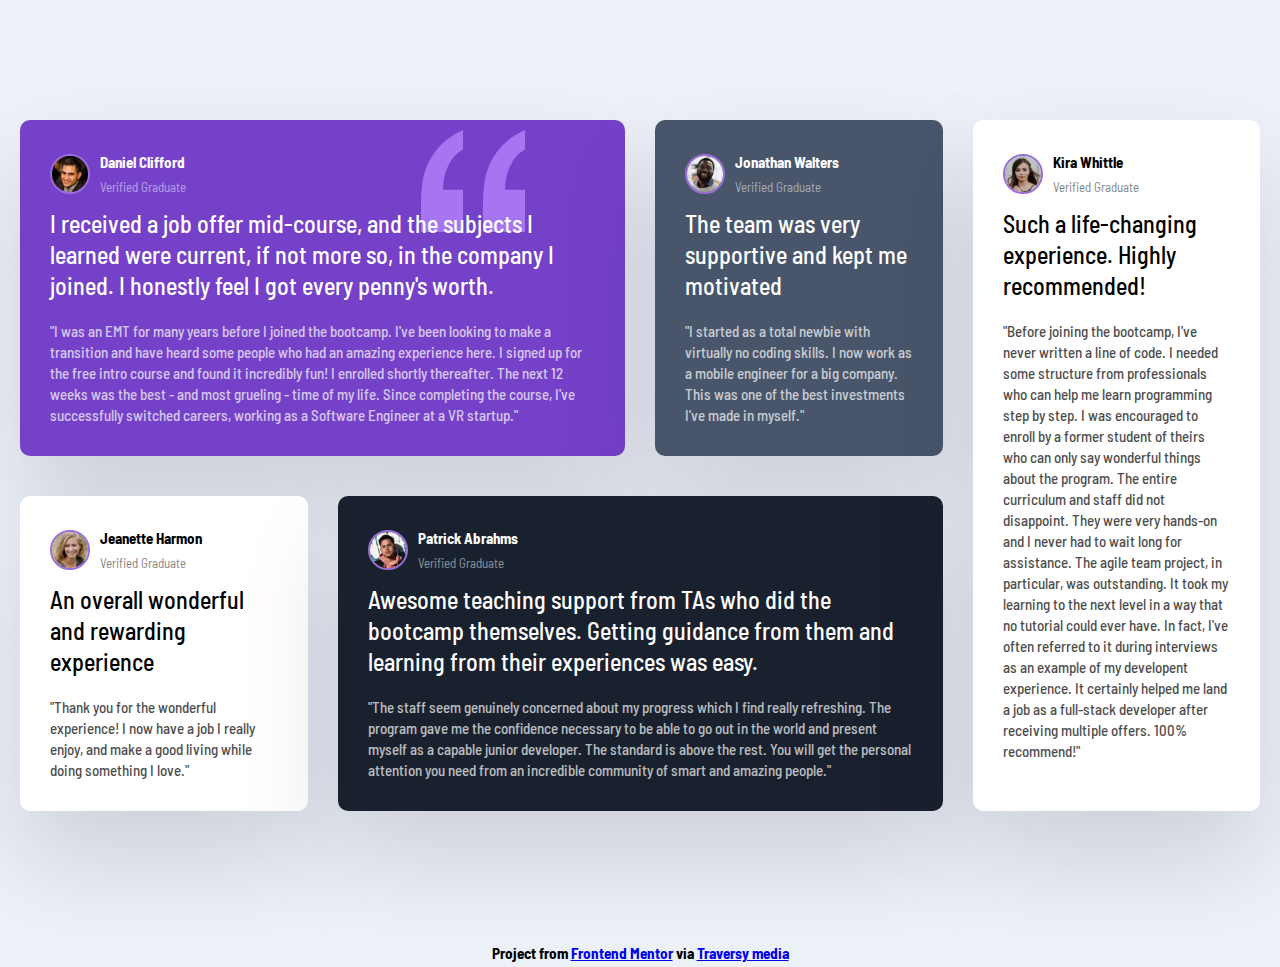
<file: Day6/grid.html>
<!DOCTYPE html>
<html lang="en">
<head>
    <meta charset="UTF-8">
    <meta name="viewport" content="width=device-width, initial-scale=1.0">
    <title>css grid</title>
    <link rel="stylesheet" href="style.css">
</head>
<body>
    <div class="testimonials">
        <div class="card card--bg-purple">
          <header class="card__header">
            <img src="images/image-daniel.jpg" class="card__img" alt="" />
            <div>
              <h3>Daniel Clifford</h3>
              <p>Verified Graduate</p>
            </div>
          </header>
          <p class="card__lead">
            I received a job offer mid-course, and the subjects I learned were
            current, if not more so, in the company I joined. I honestly feel I
            got every penny's worth.
          </p>
          <p class="card__quote">
            "I was an EMT for many years before I joined the bootcamp. I've been
            looking to make a transition and have heard some people who had an
            amazing experience here. I signed up for the free intro course and
            found it incredibly fun! I enrolled shortly thereafter. The next 12
            weeks was the best - and most grueling - time of my life. Since
            completing the course, I've successfully switched careers, working as
            a Software Engineer at a VR startup."
          </p>
        </div>
  
        <div class="card card--bg-gray-blue">
          <header class="card__header">
            <img src="images/image-jonathan.jpg" class="card__img" alt="" />
            <div>
              <h3>Jonathan Walters</h3>
              <p>Verified Graduate</p>
            </div>
          </header>
          <p class="card__lead">
            The team was very supportive and kept me motivated
          </p>
          <p class="card__quote">
            "I started as a total newbie with virtually no coding skills. I now
            work as a mobile engineer for a big company. This was one of the best
            investments I've made in myself."
          </p>
        </div>
  
        <div class="card">
          <header class="card__header">
            <img src="images/image-jeanette.jpg" class="card__img" alt="" />
            <div>
              <h3>Jeanette Harmon</h3>
              <p>Verified Graduate</p>
            </div>
          </header>
          <p class="card__lead">An overall wonderful and rewarding experience</p>
          <p class="card__quote">
            "Thank you for the wonderful experience! I now have a job I really
            enjoy, and make a good living while doing something I love."
          </p>
        </div>
  
        <div class="card card--bg-black-blue">
          <header class="card__header">
            <img src="images/image-patrick.jpg" class="card__img" alt="" />
            <div>
              <h3>Patrick Abrahms</h3>
              <p>Verified Graduate</p>
            </div>
          </header>
          <p class="card__lead">
            Awesome teaching support from TAs who did the bootcamp themselves.
            Getting guidance from them and learning from their experiences was
            easy.
          </p>
          <p class="card__quote">
            "The staff seem genuinely concerned about my progress which I find
            really refreshing. The program gave me the confidence necessary to be
            able to go out in the world and present myself as a capable junior
            developer. The standard is above the rest. You will get the personal
            attention you need from an incredible community of smart and amazing
            people."
          </p>
        </div>
  
        <div class="card">
          <header class="card__header">
            <img src="images/image-kira.jpg" class="card__img" alt="" />
            <div>
              <h3>Kira Whittle</h3>
              <p>Verified Graduate</p>
            </div>
          </header>
          <p class="card__lead">
            Such a life-changing experience. Highly recommended!
          </p>
          <p class="card__quote">
            "Before joining the bootcamp, I've never written a line of code. I
            needed some structure from professionals who can help me learn
            programming step by step. I was encouraged to enroll by a former
            student of theirs who can only say wonderful things about the program.
            The entire curriculum and staff did not disappoint. They were very
            hands-on and I never had to wait long for assistance. The agile team
            project, in particular, was outstanding. It took my learning to the
            next level in a way that no tutorial could ever have. In fact, I've
            often referred to it during interviews as an example of my developent
            experience. It certainly helped me land a job as a full-stack
            developer after receiving multiple offers. 100% recommend!"
          </p>
        </div>
      </div>
  
      <footer>
        <h3>
          Project from
          <a
            href="https://www.frontendmentor.io/challenges/testimonials-grid-section-Nnw6J7Un7"
            >Frontend Mentor</a> via <a href="https://www.youtube.com/watch?v=0xMQfnTU6oo>" >Traversy media</a>
          
        </h3>
      </footer>

    
</body>
</html>
</file>
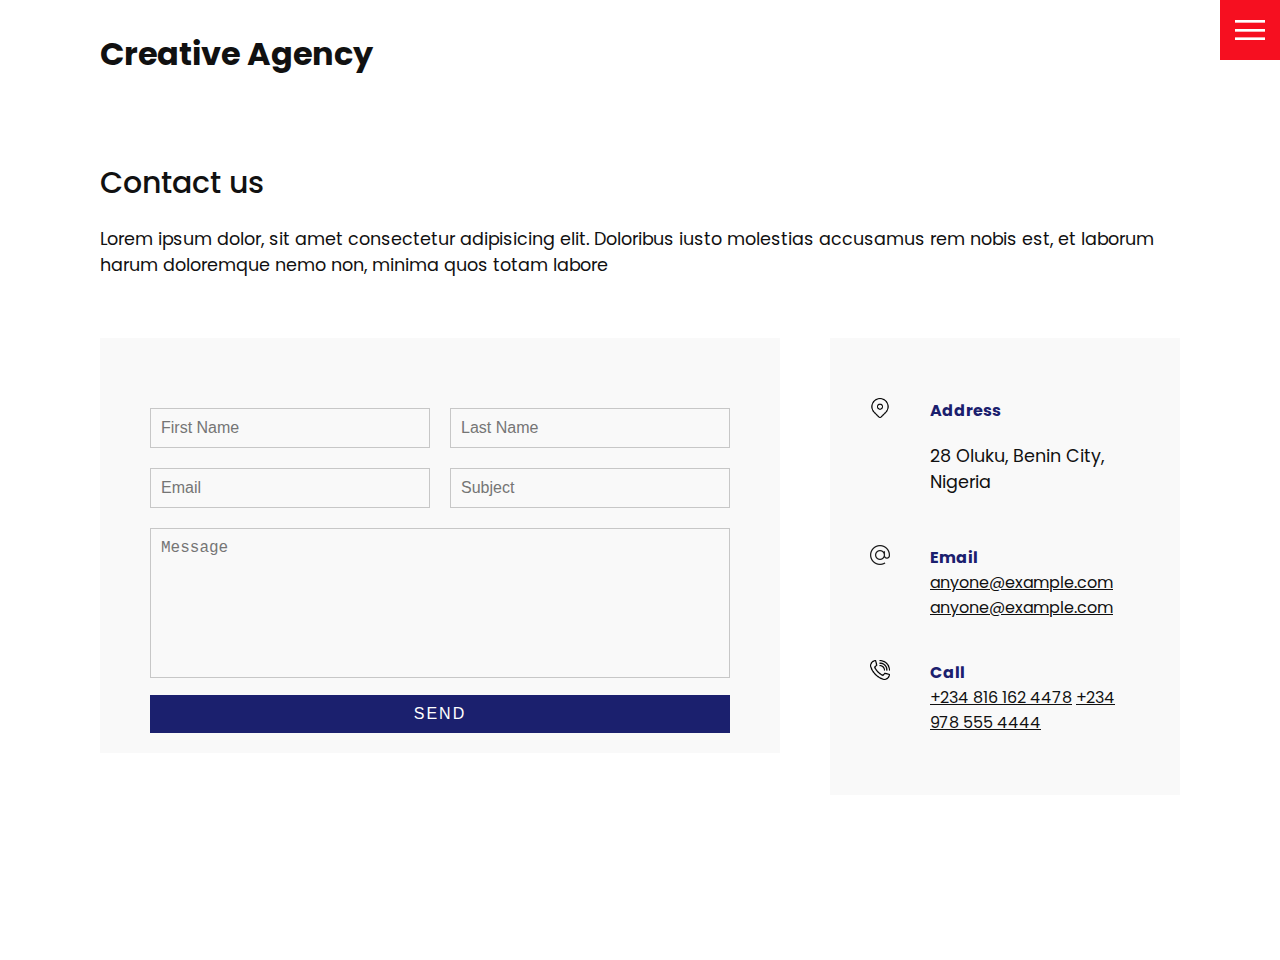
<file: Day7/contact.html>
<!DOCTYPE html>
<html lang="en">
  <head>
    <meta charset="UTF-8" />
    <meta http-equiv="X-UA-Compatible" content="IE=edge" />
    <meta name="viewport" content="width=device-width, initial-scale=1.0" />
    <link rel="stylesheet" href="css/style.css" />
    <title>Creative Agency</title>
  </head>
  <body>
    <header>
      <div class="logo">Creative Agency</div>
      <div class="toggle"></div>
      <div class="navigation">
        <ul>
          <li><a href="index.html">Home</a></li>
          <li><a href="services.html">Services</a></li>
          <li><a href="work.html">Work</a></li>
          <li><a href="contact.html">Contact</a></li>
        </ul>
        <div class="social-bar">
          <ul>
            <li>
              <a href="https://facebook.com">
                <img src="images/facebook.png" target="_blank" alt="" />
              </a>
            </li>
            <li>
              <a href="https://twitter.com">
                <img src="images/twitter.png" target="_blank" alt="" />
              </a>
            </li>
            <li>
              <a href="https://instagram.com">
                <img src="images/instagram.png" target="_blank" alt="" />
              </a>
            </li>
          </ul>
          <a href="mailto:you@email.com" class="email-icon">
            <img src="images/email.png" alt="" />
          </a>
        </div>
      </div>
    </header>

    <section>
      <div class="title">
        <h1>Contact us</h1>
        <p>
          Lorem ipsum dolor, sit amet consectetur adipisicing elit. Doloribus
          iusto molestias accusamus rem nobis est, et laborum harum doloremque
          nemo non, minima quos totam labore
        </p>
      </div>
      <div class="contact">
        <div class="contact-form">
          <form>
            <div class="row">
              <div class="input50">
                <input type="text" placeholder="First Name" />
              </div>
              <div class="input50">
                <input type="text" placeholder="Last Name" />
              </div>
            </div>
            <div class="row">
              <div class="input50">
                <input type="text" placeholder="Email" />
              </div>
              <div class="input50">
                <input type="text" placeholder="Subject" />
              </div>
            </div>
            <div class="row">
              <div class="input100">
                <textarea placeholder="Message"></textarea>
              </div>
            </div>
            <div class="row">
              <div class="input100">
                <input type="submit" value="Send" />
              </div>
            </div>
          </form>
        </div>

        <div class="contact-info">
          <div class="info-box">
            <img src="images/address.png" class="contact-icon" alt="" />
            <div class="details">
              <h4>Address</h4>
              <p>28 Oluku, Benin City, Nigeria</p>
            </div>
          </div>
          <div class="info-box">
            <img src="images/email.png" class="contact-icon" alt="" />
            <div class="details">
              <h4>Email</h4>
              <a href="mailto:anyone@example.com">anyone@example.com</a>
              <a href="mailto:anyone@example.com">anyone@example.com</a>
            </div>
          </div>
          <div class="info-box">
            <img src="images/call.png" class="contact-icon" alt="" />
            <div class="details">
              <h4>Call</h4>
              <a href="tel:+19785555555">+234 816 162 4478</a>
              <a href="tel:+19784444444">+234 978 555 4444</a>
            </div>
          </div>
        </div>
      </div>
    </section>

    <script src="js/script.js"></script>
  </body>
</html>
</file>
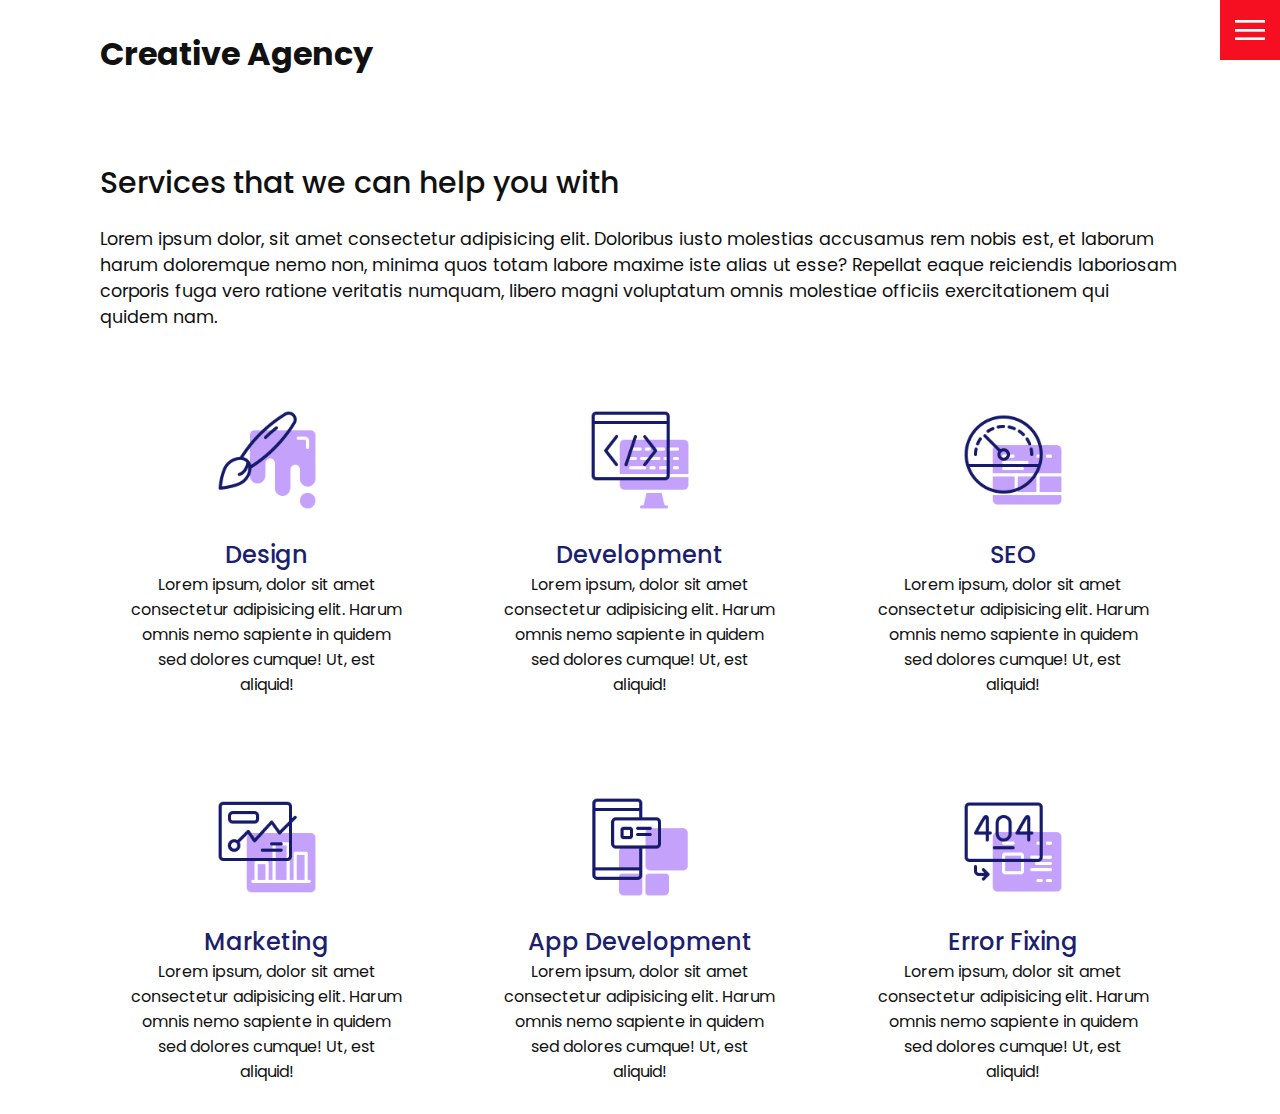
<file: Day7/services.html>
<!DOCTYPE html>
<html lang="en">
  <head>
    <meta charset="UTF-8" />
    <meta http-equiv="X-UA-Compatible" content="IE=edge" />
    <meta name="viewport" content="width=device-width, initial-scale=1.0" />
    <link rel="stylesheet" href="css/style.css" />
    <title>Creative Agency</title>
  </head>
  <body>
    <header>
      <div class="logo">Creative Agency</div>
      <div class="toggle"></div>
      <div class="navigation">
        <ul>
          <li><a href="index.html">Home</a></li>
          <li><a href="services.html">Services</a></li>
          <li><a href="work.html">Work</a></li>
          <li><a href="contact.html">Contact</a></li>
        </ul>
        <div class="social-bar">
          <ul>
            <li>
              <a href="https://facebook.com">
                <img src="images/facebook.png" target="_blank" alt="" />
              </a>
            </li>
            <li>
              <a href="https://twitter.com">
                <img src="images/twitter.png" target="_blank" alt="" />
              </a>
            </li>
            <li>
              <a href="https://instagram.com">
                <img src="images/instagram.png" target="_blank" alt="" />
              </a>
            </li>
          </ul>
          <a href="mailto:you@email.com" class="email-icon">
            <img src="images/email.png" alt="" />
          </a>
        </div>
      </div>
    </header>

    <section>
      <div class="title">
        <h1>Services that we can help you with</h1>
        <p>
          Lorem ipsum dolor, sit amet consectetur adipisicing elit. Doloribus
          iusto molestias accusamus rem nobis est, et laborum harum doloremque
          nemo non, minima quos totam labore maxime iste alias ut esse? Repellat
          eaque reiciendis laboriosam corporis fuga vero ratione veritatis
          numquam, libero magni voluptatum omnis molestiae officiis
          exercitationem qui quidem nam.
        </p>
      </div>
      <div class="services">
        <div class="service">
          <div class="icon">
            <img src="images/001.png" alt="" />
          </div>
          <h2>Design</h2>
          Lorem ipsum, dolor sit amet consectetur adipisicing elit. Harum omnis
          nemo sapiente in quidem sed dolores cumque! Ut, est aliquid!
        </div>
        <div class="service">
          <div class="icon">
            <img src="images/002.png" alt="" />
          </div>
          <h2>Development</h2>
          Lorem ipsum, dolor sit amet consectetur adipisicing elit. Harum omnis
          nemo sapiente in quidem sed dolores cumque! Ut, est aliquid!
        </div>
        <div class="service">
          <div class="icon">
            <img src="images/003.png" alt="" />
          </div>
          <h2>SEO</h2>
          Lorem ipsum, dolor sit amet consectetur adipisicing elit. Harum omnis
          nemo sapiente in quidem sed dolores cumque! Ut, est aliquid!
        </div>
        <div class="service">
          <div class="icon">
            <img src="images/004.png" alt="" />
          </div>
          <h2>Marketing</h2>
          Lorem ipsum, dolor sit amet consectetur adipisicing elit. Harum omnis
          nemo sapiente in quidem sed dolores cumque! Ut, est aliquid!
        </div>
        <div class="service">
          <div class="icon">
            <img src="images/005.png" alt="" />
          </div>
          <h2>App Development</h2>
          Lorem ipsum, dolor sit amet consectetur adipisicing elit. Harum omnis
          nemo sapiente in quidem sed dolores cumque! Ut, est aliquid!
        </div>
        <div class="service">
          <div class="icon">
            <img src="images/006.png" alt="" />
          </div>
          <h2>Error Fixing</h2>
          Lorem ipsum, dolor sit amet consectetur adipisicing elit. Harum omnis
          nemo sapiente in quidem sed dolores cumque! Ut, est aliquid!
        </div>
      </div>
    </section>

    <script src="js/script.js"></script>
  </body>
</html>
</file>
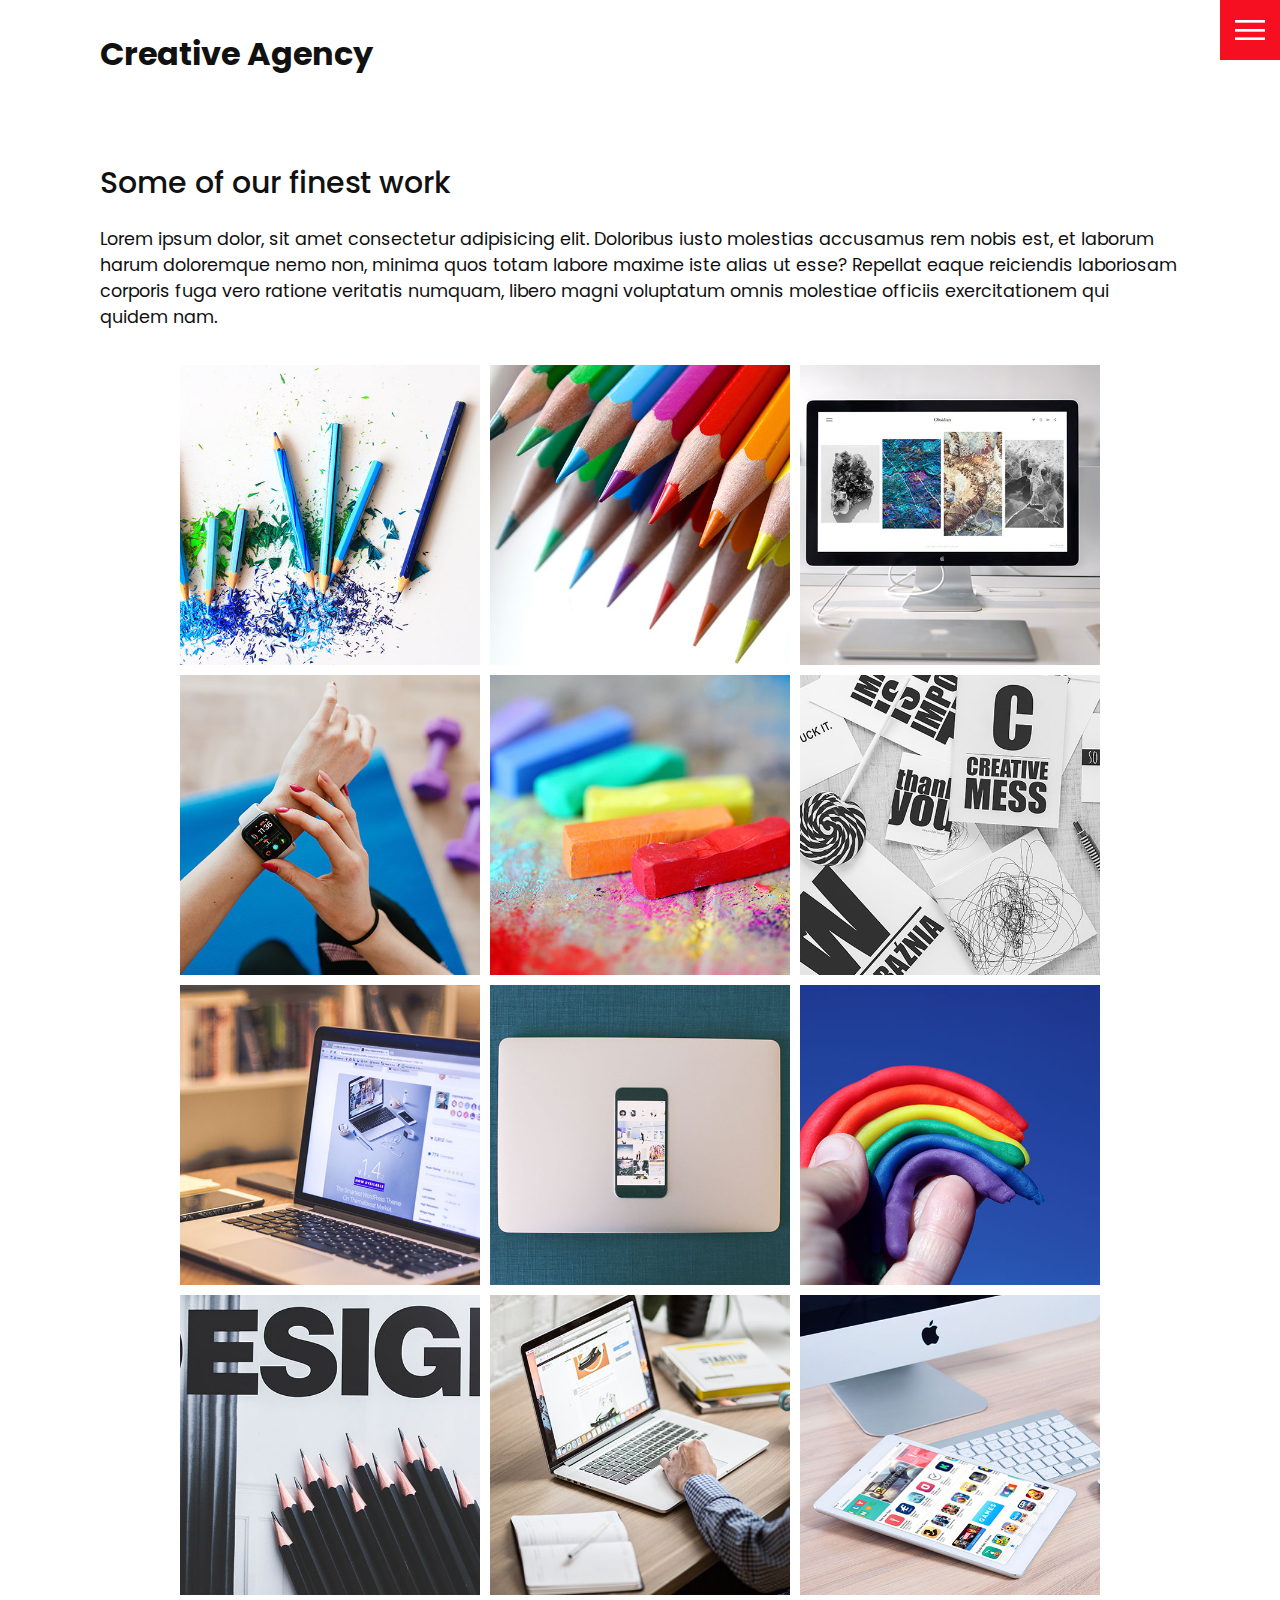
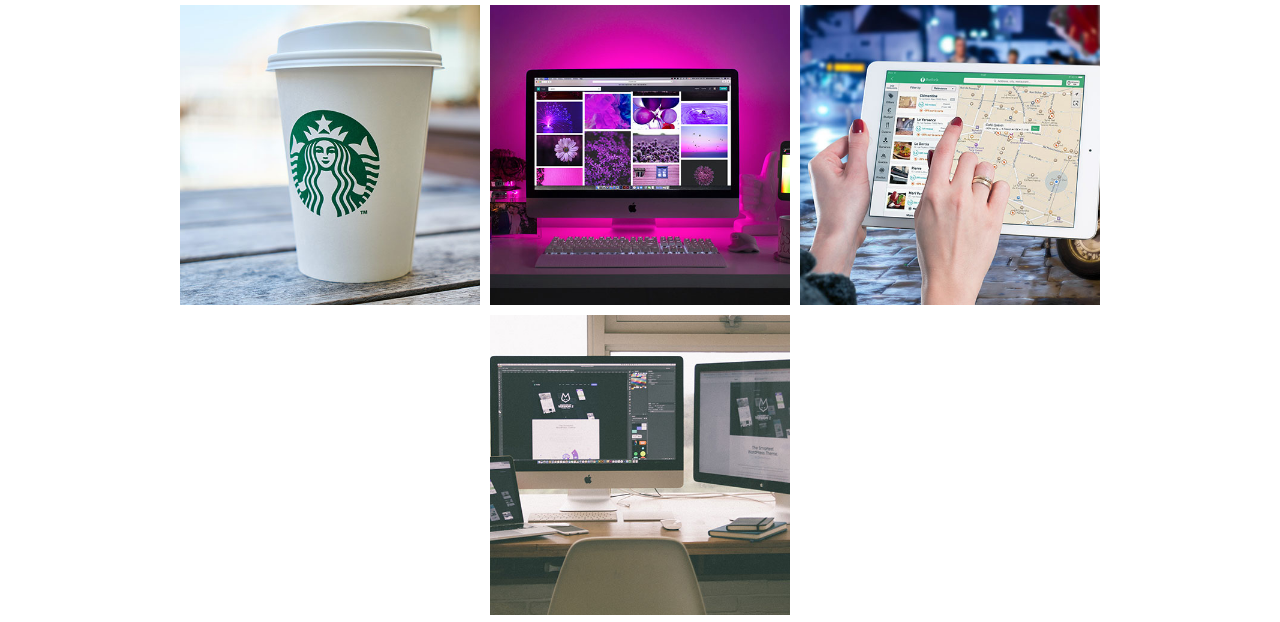
<file: Day7/work.html>
<!DOCTYPE html>
<html lang="en">
  <head>
    <meta charset="UTF-8" />
    <meta http-equiv="X-UA-Compatible" content="IE=edge" />
    <meta name="viewport" content="width=device-width, initial-scale=1.0" />
    <link rel="stylesheet" href="css/style.css" />
    <title>Creative Agency</title>
  </head>
  <body>
    <header>
      <div class="logo">Creative Agency</div>
      <div class="toggle"></div>
      <div class="navigation">
        <ul>
          <li><a href="index.html">Home</a></li>
          <li><a href="services.html">Services</a></li>
          <li><a href="work.html">Work</a></li>
          <li><a href="contact.html">Contact</a></li>
        </ul>
        <div class="social-bar">
          <ul>
            <li>
              <a href="https://facebook.com">
                <img src="images/facebook.png" target="_blank" alt="" />
              </a>
            </li>
            <li>
              <a href="https://twitter.com">
                <img src="images/twitter.png" target="_blank" alt="" />
              </a>
            </li>
            <li>
              <a href="https://instagram.com">
                <img src="images/instagram.png" target="_blank" alt="" />
              </a>
            </li>
          </ul>
          <a href="mailto:you@email.com" class="email-icon">
            <img src="images/email.png" alt="" />
          </a>
        </div>
      </div>
    </header>

    <section>
      <div class="title">
        <h1>Some of our finest work</h1>
        <p>
          Lorem ipsum dolor, sit amet consectetur adipisicing elit. Doloribus
          iusto molestias accusamus rem nobis est, et laborum harum doloremque
          nemo non, minima quos totam labore maxime iste alias ut esse? Repellat
          eaque reiciendis laboriosam corporis fuga vero ratione veritatis
          numquam, libero magni voluptatum omnis molestiae officiis
          exercitationem qui quidem nam.
        </p>
      </div>

      <div class="portfolio">
        <div class="item">
          <img src="images/portfolio-item1.jpg" alt="" />
          <div class="action">
            <a href="#">Launch</a>
          </div>
        </div>
        <div class="item">
          <img src="images/portfolio-item2.jpg" alt="" />
          <div class="action">
            <a href="#">Launch</a>
          </div>
        </div>
        <div class="item">
          <img src="images/portfolio-item3.jpg" alt="" />
          <div class="action">
            <a href="#">Launch</a>
          </div>
        </div>
        <div class="item">
          <img src="images/portfolio-item4.jpg" alt="" />
          <div class="action">
            <a href="#">Launch</a>
          </div>
        </div>
        <div class="item">
          <img src="images/portfolio-item5.jpg" alt="" />
          <div class="action">
            <a href="#">Launch</a>
          </div>
        </div>
        <div class="item">
          <img src="images/portfolio-item6.jpg" alt="" />
          <div class="action">
            <a href="#">Launch</a>
          </div>
        </div>
        <div class="item">
          <img src="images/portfolio-item7.jpg" alt="" />
          <div class="action">
            <a href="#">Launch</a>
          </div>
        </div>
        <div class="item">
          <img src="images/portfolio-item8.jpg" alt="" />
          <div class="action">
            <a href="#">Launch</a>
          </div>
        </div>
        <div class="item">
          <img src="images/portfolio-item9.jpg" alt="" />
          <div class="action">
            <a href="#">Launch</a>
          </div>
        </div>
        <div class="item">
          <img src="images/portfolio-item10.jpg" alt="" />
          <div class="action">
            <a href="#">Launch</a>
          </div>
        </div>
        <div class="item">
          <img src="images/portfolio-item11.jpg" alt="" />
          <div class="action">
            <a href="#">Launch</a>
          </div>
        </div>
        <div class="item">
          <img src="images/portfolio-item12.jpg" alt="" />
          <div class="action">
            <a href="#">Launch</a>
          </div>
        </div>
        <div class="item">
          <img src="images/portfolio-item13.jpg" alt="" />
          <div class="action">
            <a href="#">Launch</a>
          </div>
        </div>
        <div class="item">
          <img src="images/portfolio-item14.jpg" alt="" />
          <div class="action">
            <a href="#">Launch</a>
          </div>
        </div>
        <div class="item">
          <img src="images/portfolio-item15.jpg" alt="" />
          <div class="action">
            <a href="#">Launch</a>
          </div>
        </div>
        <div class="item">
          <img src="images/portfolio-item16.jpg" alt="" />
          <div class="action">
            <a href="#">Launch</a>
          </div>
        </div>
      </div>
    </section>

    <script src="js/script.js"></script>
  </body>
</html>
</file>
<file: resources/css/style.css>
body{
    background-color: #f2f2f2;
    font-family: sans-serif;

    

}
h1, h2, h3{
    font-size: 24px;
    margin-bottom: 20px;
    color: #333;
}
p, a{
    font-size: 16px;
    margin-bottom: 20px;
    color: #666;
    text-decoration: none;
}
a:hover{
    text-decoration: underline;
    color: #00f;
}
ul li{
text-indent: 20px;
list-style:square;
}
table{
    border-collapse: collapse;
}
table, td, th{
    border: 1px solid ;
    padding: 10px;

}

.form-group, textarea{
    background-color: #EEE;

}
.button {
    background-color: #EEE;
}
.button:hover{
    background-color: #CCC;
}

div{
    max-width: 800px;
    box-shadow: rgba(0, 0, 0, 0.3) 5px blur;
    
}
</file>
<file: Day3/resources/css/style.css>
html {
    
    font-size: 10px;
  }
  
  body {
    margin: 0;
    font-family: 'Segoe UI', 'Roboto',
      'Helvetica Neue', Arial, sans-serif;
    font-size: 1.6rem;
    line-height: 1.5;
    text-align: center;
    color: #333;
   
  }
  
  h1 {
    font-size: 4rem;
    margin-bottom: 0;
  }
  
  @media (max-width: 460px) {
    h1 {
      font-size: 3.5rem;
      line-height: 1.2;
    }
  }
  
  h2 {
    font-size: 3.25rem;
  }
  
  a {
    color: #477ca7;
  }
  
  a:visited {
    color: #74638f;
  }
  
  #main {
    margin: 30px 8px;
    padding: 15px;
    border-radius: 5px;
    background: #eee;
  }
  
  @media (max-width: 460px) {
    #main {
      margin: 0;
    }
  }
  
  img {
    max-width: 100%;
    display: block;
    height: auto;
    margin: 0 auto;
  }
  
  #img-div {
    background: white;
    padding: 10px;
    margin: 0;
  }
  
  #img-caption {
    margin: 15px 0 5px 0;
  }
  
  @media (max-width: 460px) {
    #img-caption {
      font-size: 1.4rem;
    }
  }
  
  #headline {
    margin: 50px 0;
    text-align: center;
  }
  
  ul {
    max-width: 550px;
    margin: 0 auto 50px auto;
    text-align: left;
    line-height: 1.6;
  }
  
  li {
    margin: 16px 0;
  }
  
  blockquote {
    font-style: italic;
    max-width: 545px;
    margin: 0 auto 50px auto;
    text-align: left;
  }
</file>
<file: Day4/css/style.css>
body {
    /* font*/
    font: 15px/1.5 Arial, Helvetica, sans-serif;
    padding: 0;
    margin: 0;
    background-color: #f4f4f4;

}

/* global */
.container {
    width: 80%;
    margin: auto;
    overflow: hidden;
}

ul {
    margin: 0;
    padding: 0;

}

.btn {
    height: 38;
    background: #e8491d;
    border: 0;
    padding-left: 20px;
    padding-right: 20px;
    color: #ffffff;

}

.dark {
    padding: 15px;
    background: #35424a;
    color: #ffffff;
    margin-top: 10px;
    margin-bottom: 10px;

}

/* header*/

header {
    background-color: #35424a;
    color: #ffffff;
    padding-top: 10px;
    min-height: 70px;
    border-bottom: #e8491d 3px solid;

}

header a {
    color: #ffffff;
    text-decoration: none;
    text-transform: uppercase;
    font-size: 16px;
}

header li {
    float: left;
    display: inline;
    padding: 0 20px 0 20px;
}

header #branding {
    float: left;

}

header #branding h1 {
    margin: 0;
}

header nav {
    float: right;
    margin-top: 10px;
}

header .highlight,
header .current a {
    color: #e8491d;
    font-weight: bold;
}

header a:hover {
    color: #cccccc;
    font-weight: bold;
}

/* Showcase styles */
#showcase {
    min-height: 400px;
    background: transparent url(../images/showcase.avif) no-repeat 0 -50px ;
    
    text-align: center;
    
}

#showcase h1 {
    margin-top: 100px;
    font-size: 55px;
    margin-bottom: 10px;
    color: #ffffff;
    
}

#showcase p {
    font-size: 20px;
    color: #ffffff;
    
}


#newsletter {
    padding: 15px;
    color: #ffffff;
    background: #35424a;

}

#newsletter h1 {
    float: left;
}

#newsletter form {
    float: right;
    margin-top: 15px;

}

#newsletter input[type="email"] {
    padding: 4px;
    height: 25px;
    width: 250px;
}

/*boxes*/
#boxes {
    margin-top: 20px;

}

#boxes .box {
    float: left;
    text-align: center;
    width: 30%;
    padding: 10px;

}

#boxes .box img {
    width: 90px;
    
}

/* sidebar */
aside#sidebar {
    float: right;
    width: 30%;
    margin-top: 10px;
}

aside#sidebar .quote input,
aside#sidebar .quote textarea {
    width: 90%;
    padding: 5px;
}

/* main col */
article#main-col {
    float: left;
    width: 65%;
}

/* services */

ul#services li {
    list-style: none;
    padding: 20px;
    border: #cccccc solid 1px;
    margin-bottom: 5px;
    background: #e6e6e6;
}

footer {
    padding: 20px;
    margin-top: 20px;
    color: #ffffff;
    background-color: #e8491d;
    text-align: center;
}


/* media querries */

@media(max-width : 768px) {

    header #branding,
    header nav,
    header nav li,
    #newsletter h1,
    #newsletter form,
    #boxes .box,
    article#main-col,
    aside#sidebar {
        float: none;
        text-align: center;
        width: 100%;
    }

    header {
        padding-bottom: 20px;

    }

    showcase h1 {
        margin-top: 40px;
    }

    #newsletter button,
    .quote button {
        display: block;
        width: 100%;
    }

    #newsletter form input[type="email"],
    .quote input,
    .quote textarea {
        width: 100%;
        margin-bottom: 5px;
    }
}
</file>
<file: Day7/css/style.css>
@import url('https://fonts.googleapis.com/css?family=Poppins:200,300,400,500,600,700,800,900&display=swap');

:root {
  --primary-color: #f60f20;
  --secondary-color: #1b206e;
}

/* BASE STYLES */
* {
  box-sizing: border-box;
  margin: 0;
  padding: 0;
}

html,
body {
  font-family: 'Poppins', sans-serif;
  color: #111;
}

h1 {
  font-size: 30px;
  font-weight: 500;
}

p {
  margin: 20px 0 10px;
  font-size: 1.1rem;
}

section {
  display: flex;
  flex-direction: column;
  height: 100vh;
  align-items: center;
  padding: 100px;
  margin-top: 60px;
}

section.home {
  flex-direction: row;
  margin-top: 0;
}

/* BUTTON */
.btn {
  cursor: pointer;
  display: inline-block;
  background: var(--primary-color);
  color: #fff;
  text-decoration: none;
  padding: 10px 30px;
  margin: 20px 0;
  border: 0;
}

.btn:hover {
  transform: scale(0.98);
}

.logo {
  position: absolute;
  top: 30px;
  left: 100px;
  font-size: 2rem;
  font-weight: 700;
  z-index: 20;
}

/* TOGGLE */
.toggle {
  position: fixed;
  top: 0;
  right: 0;
  width: 60px;
  height: 60px;
  background: var(--primary-color) url(../images/menu.png);
  background-size: 30px;
  background-position: center;
  background-repeat: no-repeat;
  z-index: 20;
  cursor: pointer;
}

.toggle.active {
  background: var(--primary-color) url(../images/close.png);
  background-size: 25px;
  background-position: center;
  background-repeat: no-repeat;
}

/* NAVIGATION */
.navigation {
  position: fixed;
  top: 0;
  left: 100%;
  width: 100%;
  height: 100%;
  background-color: #fff;
  z-index: 15;
  display: flex;
  justify-content: center;
  align-items: center;
}

.navigation.active {
  left: 0;
}

.navigation ul {
  position: relative;
}

.navigation ul li {
  position: relative;
  list-style: none;
  text-align: center;
}

.navigation ul li a {
  font-size: 2.2rem;
  color: #111;
  text-decoration: none;
  font-weight: 300;
}

.navigation ul li a:hover {
  color: var(--primary-color);
}

.navigation .social-bar {
  position: absolute;
  top: 0;
  left: 0;
  width: 60px;
  height: 100%;
  display: flex;
  justify-content: center;
  align-items: center;
}

.navigation .social-bar a {
  display: inline-block;
  transform: scale(0.5);
}

.navigation .email-icon {
  position: absolute;
  bottom: 20px;
  transform: scale(0.5);
}

/* HOMEPAGE */
.home-content {
  position: relative;
  z-index: 10;
  max-width: 600px;
}

.home-img {
  position: absolute;
  bottom: 0;
  right: 0;
  height: 110%;
}

/* SERVICES PAGE */
.services {
  margin-top: 40px;
  display: grid;
  grid-template-columns: repeat(3, 1fr);
  gap: 40px;
  text-align: center;
}

.services .service {
  padding: 30px;
}

.services .service:hover {
  box-shadow: 0 10px 30px rgba(0, 0, 0, 0.1);
}

.services .service h2 {
  font-size: 24px;
  font-weight: 500;
  margin-top: 20px;
  color: var(--secondary-color);
}

.services .service .icon img {
  max-width: 100px;
}

/* WORK PAGE */
.portfolio {
  display: flex;
  flex-wrap: wrap;
  justify-content: center;
  margin-top: 20px;
}

.portfolio .item {
  position: relative;
  width: 300px;
  height: 300px;
  margin: 5px;
}

.portfolio .item img {
  width: 100%;
  height: 100%;
}

.portfolio .item .action {
  position: absolute;
  top: 0;
  left: 0;
  width: 100%;
  height: 100%;
  background: rgba(0, 0, 0, 0.8);
  display: flex;
  justify-content: center;
  align-items: center;
  opacity: 0;
  transition: 0.5s;
}

.portfolio .item:hover .action {
  opacity: 1;
}

.portfolio .item .action a {
  display: inline-block;
  color: #fff;
  text-decoration: none;
  border: 1px solid #fff;
  padding: 5px 15px;
}

/* CONTACT */
.contact {
  position: relative;
  width: 100%;
  margin-top: 50px;
  display: flex;
  justify-content: space-between;
  align-items: flex-start;
}

.contact-form {
  position: relative;
  background: #f9f9f9;
  width: calc(100% - 400px);
  padding: 60px 40px 20px;
}

.contact-form form {
  width: 100%;
}

.contact-form .row {
  width: 100%;
  display: flex;
}

.contact-form .input50 {
  width: 50%;
  margin: 0 10px;
}

.contact-form .input100 {
  width: 100%;
  margin: 0 10px;
}

.contact-form .row input,
.contact-form .row textarea {
  position: relative;
  border: 1px solid rgba(0, 0, 0, 0.2);
  color: #111;
  background: transparent;
  width: 100%;
  padding: 10px;
  outline: none;
  font-size: 16px;
  font-weight: 300;
  margin: 10px 0;
  resize: none;
}

.contact-form .row textarea {
  height: 150px;
}

.contact-form .row input[type='submit'] {
  background-color: var(--secondary-color);
  color: #fff;
  margin: 0;
  text-transform: uppercase;
  letter-spacing: 2px;
  font-weight: 300;
  border: 0;
  cursor: pointer;
}

.contact-info {
  width: 350px;
  background: #f9f9f9;
  padding: 60px 40px 20px;
}

.contact-info .info-box {
  display: flex;
  align-items: flex-start;
  margin-bottom: 40px;
}

.contact-info .info-box .contact-icon {
  width: 20px;
  margin-right: 40px;
}

.contact-info .info-box .details h4 {
  color: var(--secondary-color);
}

.contact-info .info-box .details p,
.contact-info .info-box .details a {
  color: #111;
}

@media (max-width: 1068px) {
  .home-img {
    display: none;
  }

  .logo {
    top: 10px;
    left: 40px;
    font-size: 1.5rem;
  }

  section {
    padding: 100px 40px;
  }

  .navigation ul li a {
    font-size: 2rem;
  }

  .services {
    grid-template-columns: repeat(2, 1fr);
  }

  .contact {
    flex-direction: column;
  }

  .contact-form {
    width: 100%;
    padding: 30px 30px 20px;
  }

  .contact-form .row {
    flex-direction: column;
  }

  .contact-form .input50,
  .contact-form .input100 {
    width: 100%;
    margin: 0;
  }

  .contact-info {
    width: 100%;
    margin-top: 20px;
    padding: 30px 30px 20px;
  }
}

@media (max-width: 768px) {
  .services {
    grid-template-columns: 1fr;
  }

  .services .service {
    box-shadow: 0 10px 30px rgba(0, 0, 0, 0.1);
  }
}
</file>
<file: Day5/style.css>
* {
    box-sizing: border-box;
    margin: 0;
    padding: 0;

}

body {
    font-family: Arial, Helvetica, sans-serif;
}

.flex-container {
    display: flex;
    flex-wrap: wrap;


}

.item {
    width: 100px;
    height: 100px;
    background: #cecaca;
    color: #000;
    font-weight: bolder;
    border: 1px solid #6d6c6c;
    border-radius: 5%;
    margin: 10px;
    display: flex;
    justify-content: center;
    align-items: center;

}

/* navbar section */
ul {
    display: flex;
    list-style: none;
    justify-content: space-around;

}

nav {
    border: 1px solid #15ecbe;
    width: 100%;
    border-radius: 5px;
    padding: 20px;
}

/* side bar */
.sidebar {

    height: 200px;
    background: #fff;
    color: #000000;
    font-weight: bolder;
    border: 2px solid #28e2c3;
    border-radius: 5%;
    margin: 10px;
    display: flex;
    justify-content: center;
    align-items: center;
}

.sidebar:nth-of-type(1) {
    width: 30%;
}

.sidebar:nth-of-type(2) {
    width: 60%;
}

/* card */
.card {
    display: flex;
    margin: 20px;
    width: 100%;
    background: #cecaca;
    flex-wrap: wrap;
    padding: 10px;
    justify-content: space-between;

}

.box {
    height: 50px;
    background: #fff;
    color: #000000;
    font-weight: bolder;
    border: 2px solid #28e2c3;
    border-radius: 5%;
    margin: 5px;
    display: flex;
    justify-content: center;
    align-items: center;
}

.box:nth-of-type(1) {
    width: 100%;
    order: 1;
}

.box:nth-of-type(2) {
    width: 60%;
    order: 2;
}

.box:nth-of-type(3) {
    order: 4;
    width: 30%;
}

.box:nth-of-type(4) {
    order: 5;
    width: 60%;
}

.box:nth-of-type(5) {
    order: 3;
    width: 30%;
}

/* holy grail */
.holy-grail {
    display: flex;
    margin: 10px;
    width: 100%;
    background: #cecaca;
    flex-wrap: wrap;
    padding: 10px;
    justify-content: space-between;
}

.holy-grail .box:nth-of-type(1) {
    width: 100%;
    order: 1;
}

.holy-grail .box:nth-of-type(2) {
    width: 20%;
    order: 2;
    height: 100px;
}

.holy-grail .box:nth-of-type(3) {
    width: 50%;
    order: 3;
    height: 100px;
}

.holy-grail .box:nth-of-type(4) {
    width: 20%;
    order: 4;
    height: 100px;
}

.holy-grail .box:nth-of-type(5) {
    width: 100%;
    order: 5;
}

@media (max-width: 460px) {
    ul {
        flex-direction: column;

    }

    li {
        margin: 10px 0;
    }

    nav {
        width: fit-content;

    }

    .sidebar:nth-of-type(1),
    .sidebar:nth-of-type(2) {
        flex-direction: column;
        width: 100%;
        margin: 10px 20px;
    }

    .box:nth-of-type(2),
    .box:nth-of-type(5),
    .holy-grail .box:nth-of-type(2),
    .holy-grail .box:nth-of-type(3),
    .holy-grail .box:nth-of-type(4) {
        width: 100%;
    }

    .box:nth-of-type(3),
    .box:nth-of-type(4) {
        width: 45%;
    }

    .holy-grail .box:nth-of-type(2),
    .holy-grail .box:nth-of-type(4) {
        height: 50px;
    }
}
</file>
<file: Day6/style.css>
@import url('https://fonts.googleapis.com/css2?family=Barlow+Semi+Condensed:wght@200;300;400;700&display=swap');

* {
  box-sizing: border-box;
  margin: 0;
  padding: 0;
}

body {
  background: #edf2f8;
  font-family: 'Barlow Semi Condensed', sans-serif;
  line-height: 1.7;
  font-size: 13px;
}

.testimonials {
  max-width: 1440px;
  margin: 100px auto;
  padding: 20px;
  display: grid;
  grid-template-columns: repeat(4, 1fr);
  gap: 30px;
}

.card {
  background: #fff;
  border-radius: 10px;
  padding: 30px;
  box-shadow: rgba(17, 12, 46, 0.15) 0px 48px 100px 0px;
  margin-bottom: 10px;
}

.card__header {
  display: flex;
  align-items: center;
  margin-bottom: 10px;
}

.card__header h3 {
  font-size: 15px;
}

.card__header p {
  opacity: 50%;
}

.card__img {
  width: 40px;
  height: 40px;
  border-radius: 50%;
  border: 2px solid #996ed9;
  margin-right: 10px;
}

.card__lead {
  font-size: 1.5rem;
  font-weight: 500;
  line-height: 1.3;
  margin-bottom: 20px;
}

.card__quote {
  font-size: 15px;
  font-weight: 500;
  line-height: 1.4;
  opacity: 70%;
}

.card--bg-purple {
  background: hsl(263, 55%, 52%);
  color: #fff;
  background-image: url('./images/bg-pattern-quotation.svg');
  background-repeat: no-repeat;
  background-position: top 10px right 100px;
}

.card--bg-gray-blue {
  background: hsl(217, 19%, 35%);
  color: #fff;
}

.card--bg-black-blue {
  background: hsl(219, 29%, 14%);
  color: #fff;
}

.card:nth-of-type(1) {
  grid-column: 1 / 3;
}

.card:nth-of-type(4) {
  grid-column: 2 / 4;
  grid-row: 2;
}

.card:nth-of-type(5) {
  grid-column: 4;
  grid-row: 1 / 3;
}

footer {
  text-align: center;
}

@media (max-width: 768px) {
  .testimonials {
    grid-template-columns: 1fr;
    width: 100%;
  }

  .card:nth-of-type(1) {
    grid-column: 1;
  }

  .card:nth-of-type(4) {
    grid-column: 1;
    grid-row: 4;
  }

  .card:nth-of-type(5) {
    grid-column: 1;
    grid-row: 5;
  }
}
</file>
